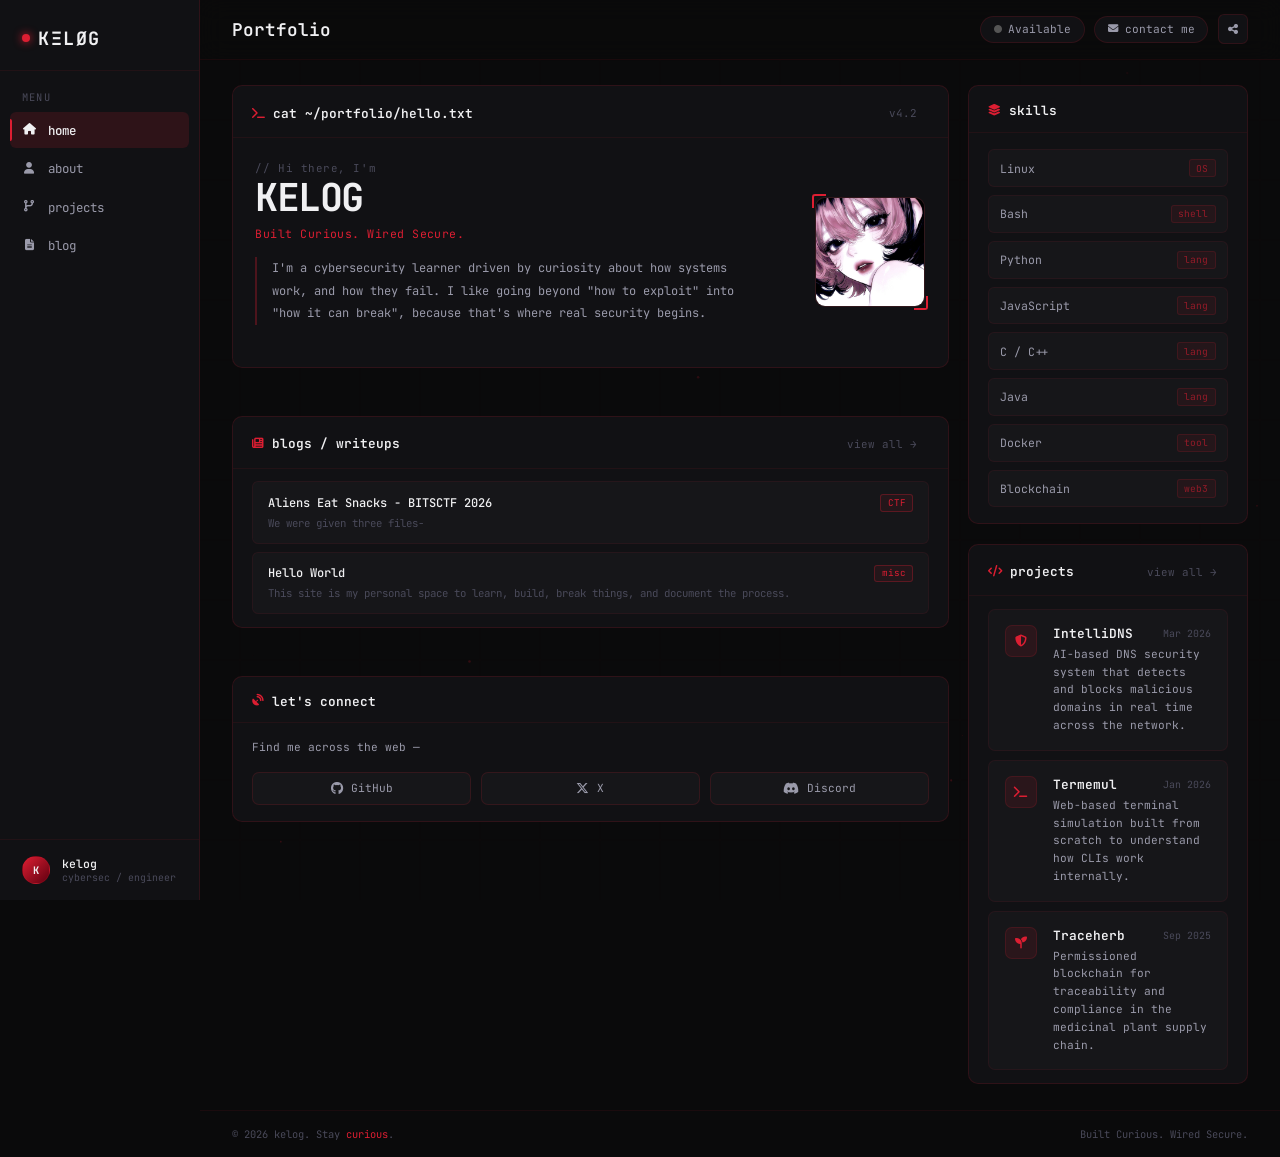
<file: index.html>
<!DOCTYPE html>
<html lang="en">

<head>
    <meta charset="UTF-8">
    <meta name="viewport" content="width=device-width, initial-scale=1.0">
    <link rel="stylesheet" href="https://cdnjs.cloudflare.com/ajax/libs/font-awesome/6.5.1/css/all.min.css">
    <link href="https://fonts.googleapis.com/css2?family=JetBrains+Mono:wght@300;400;500;600;700&display=swap"
        rel="stylesheet">
    <title>kelog - Built Curious. Wired Secure.</title>
    <style>
        *,
        *::before,
        *::after {
            box-sizing: border-box;
            margin: 0;
            padding: 0;
        }

        :root {
            --bg: #0a0a0b;
            --surface: #111114;
            --surface2: #161619;
            --border: rgba(220, 30, 50, 0.15);
            --border2: rgba(220, 30, 50, 0.08);
            --red: #dc1e32;
            --red-dim: rgba(220, 30, 50, 0.6);
            --red-glow: rgba(220, 30, 50, 0.12);
            --red-soft: rgba(220, 30, 50, 0.07);
            --text: #f0f0f2;
            --text-mid: #9a9aaa;
            --text-dim: #4a4a5a;
            --font: 'JetBrains Mono', monospace;
        }

        html {
            scroll-behavior: smooth;
        }

        body {
            background: var(--bg);
            color: var(--text);
            font-family: var(--font);
            font-size: 13px;
            min-height: 100vh;
            overflow-x: hidden;
        }

        /* CANVAS */
        #bg-canvas {
            position: fixed;
            inset: 0;
            pointer-events: none;
            z-index: 0;
            opacity: 0.45;
        }

        /* SHELL */
        .shell {
            display: grid;
            grid-template-columns: 200px 1fr;
            min-height: 100vh;
            position: relative;
            z-index: 1;
        }

        /* SIDEBAR */
        .sidebar {
            position: sticky;
            top: 0;
            height: 100vh;
            display: flex;
            flex-direction: column;
            border-right: 1px solid var(--border);
            background: var(--surface);
            overflow: hidden;
        }

        .logo-wrap {
            padding: 1.6rem 1.4rem 1.2rem;
            border-bottom: 1px solid var(--border2);
        }

        .logo {
            font-size: 1.15rem;
            font-weight: 700;
            letter-spacing: 0.08em;
            color: var(--text);
            text-decoration: none;
            display: flex;
            align-items: center;
            gap: 0.5rem;
        }

        .logo-dot {
            width: 8px;
            height: 8px;
            border-radius: 50%;
            background: var(--red);
            box-shadow: 0 0 8px var(--red);
            flex-shrink: 0;
            animation: pulse-dot 2.4s ease-in-out infinite;
        }

        @keyframes pulse-dot {

            0%,
            100% {
                opacity: 1;
                box-shadow: 0 0 8px var(--red);
            }

            50% {
                opacity: .5;
                box-shadow: 0 0 3px var(--red);
            }
        }

        .nav-section {
            padding: 1.2rem 0.6rem 0.4rem;
            flex: 1;
        }

        .nav-label {
            font-size: 0.65rem;
            color: var(--text-dim);
            letter-spacing: 0.1em;
            text-transform: uppercase;
            padding: 0 0.8rem;
            margin-bottom: 0.5rem;
        }

        .nav-item {
            display: flex;
            align-items: center;
            gap: 0.7rem;
            padding: 0.6rem 0.8rem;
            border-radius: 6px;
            color: var(--text-mid);
            text-decoration: none;
            font-size: 0.78rem;
            font-weight: 400;
            transition: all 0.18s;
            margin-bottom: 0.15rem;
            position: relative;
            cursor: pointer;
        }

        .nav-item i {
            width: 14px;
            text-align: center;
            font-size: 0.72rem;
        }

        .nav-item:hover {
            color: var(--text);
            background: var(--red-soft);
        }

        .nav-item.active {
            color: var(--text);
            background: rgba(220, 30, 50, 0.14);
            font-weight: 500;
        }

        .nav-item.active::before {
            content: '';
            position: absolute;
            left: 0;
            top: 20%;
            bottom: 20%;
            width: 2px;
            background: var(--red);
            border-radius: 0 2px 2px 0;
        }

        .sidebar-footer {
            padding: 1rem 1.4rem;
            border-top: 1px solid var(--border2);
            display: flex;
            align-items: center;
            gap: 0.7rem;
        }

        .avatar-sm {
            width: 28px;
            height: 28px;
            border-radius: 50%;
            background: linear-gradient(135deg, var(--red), #600010);
            display: flex;
            align-items: center;
            justify-content: center;
            font-size: 0.65rem;
            font-weight: 700;
            flex-shrink: 0;
            border: 1px solid var(--border);
        }

        .footer-info {
            min-width: 0;
        }

        .footer-name {
            font-size: 0.72rem;
            font-weight: 500;
            color: var(--text);
            white-space: nowrap;
            overflow: hidden;
            text-overflow: ellipsis;
        }

        .footer-sub {
            font-size: 0.62rem;
            color: var(--text-dim);
        }

        @media (max-width: 600px) {
            .hero-body {
                grid-template-columns: 1fr;
                gap: 1.2rem;
            }

            .profile-frame {
                order: -1;
            }
        }

        /* MAIN */
        .main {
            display: flex;
            flex-direction: column;
            min-height: 100vh;
        }

        .topbar {
            position: sticky;
            top: 0;
            z-index: 10;
            display: flex;
            align-items: center;
            justify-content: space-between;
            padding: 0.9rem 2rem;
            border-bottom: 1px solid var(--border2);
            background: rgba(10, 10, 11, 0.8);
            backdrop-filter: blur(12px);
        }

        .topbar-title {
            font-size: 1.1rem;
            font-weight: 600;
            color: var(--text);
        }

        .topbar-right {
            display: flex;
            align-items: center;
            gap: 0.6rem;
        }

        .pill {
            display: flex;
            align-items: center;
            gap: 0.4rem;
            padding: 0.35rem 0.8rem;
            border: 1px solid var(--border);
            border-radius: 20px;
            font-size: 0.7rem;
            color: var(--text-mid);
            background: var(--surface);
            cursor: pointer;
            transition: all 0.18s;
            text-decoration: none;
        }

        .pill:hover {
            border-color: var(--red-dim);
            color: var(--text);
        }

        .pill i {
            font-size: 0.65rem;
        }

        .icon-btn {
            width: 30px;
            height: 30px;
            border-radius: 6px;
            background: var(--surface);
            border: 1px solid var(--border);
            display: flex;
            align-items: center;
            justify-content: center;
            color: var(--text-mid);
            cursor: pointer;
            font-size: 0.7rem;
            transition: all 0.18s;
        }

        .icon-btn:hover {
            color: var(--text);
            border-color: var(--red-dim);
        }

        /* CONTENT — two independent flex columns */
        .content {
            padding: 1.6rem 2rem;
            flex: 1;
            display: flex;
            gap: 1.2rem;
            align-items: flex-start;
        }

        .col-left {
            flex: 1;
            min-width: 0;
            display: flex;
            flex-direction: column;
            gap: 3rem;
        }

        .col-right {
            width: 280px;
            flex-shrink: 0;
            display: flex;
            flex-direction: column;
            gap: 1.2rem;
        }

        /* CARDS */
        .card {
            background: var(--surface);
            border: 1px solid var(--border);
            border-radius: 10px;
            overflow: hidden;
            transition: border-color 0.2s;
        }

        .card:hover {
            border-color: rgba(220, 30, 50, 0.3);
        }

        .card-head {
            display: flex;
            align-items: center;
            justify-content: space-between;
            padding: 1rem 1.2rem 0.8rem;
            border-bottom: 1px solid var(--border2);
        }

        .card-title {
            display: flex;
            align-items: center;
            gap: 0.5rem;
            font-size: 0.8rem;
            font-weight: 600;
            color: var(--text);
        }

        .card-title i {
            color: var(--red);
            font-size: 0.72rem;
        }

        .tab-row {
            display: flex;
            gap: 0.2rem;
        }

        .tab {
            padding: 0.25rem 0.7rem;
            border-radius: 4px;
            font-size: 0.68rem;
            color: var(--text-dim);
            cursor: pointer;
            transition: all 0.15s;
            font-family: var(--font);
            background: none;
            border: none;
            text-decoration: none;
        }

        .tab.active,
        .tab:hover {
            background: var(--red-soft);
            color: var(--text);
        }

        .tab.active {
            color: var(--red);
        }

        /* HERO */
        .hero-body {
            padding: 1.4rem;
            display: grid;
            grid-template-columns: 1fr auto;
            gap: 2rem;
            align-items: center;
        }

        .hero-greeting {
            font-size: 0.68rem;
            color: var(--text-dim);
            margin-bottom: 0.3rem;
            letter-spacing: 0.05em;
        }

        .hero-name {
            font-size: 2.4rem;
            font-weight: 700;
            line-height: 1;
            color: var(--text);
            letter-spacing: -1.5px;
            margin-bottom: 0.5rem;
        }

        .hero-name .bracket {
            color: var(--red);
            opacity: 0.5;
            font-weight: 300;
        }

        .hero-tag {
            font-size: 0.72rem;
            color: var(--red);
            margin-bottom: 1rem;
            letter-spacing: 0.04em;
        }

        .hero-bio {
            font-size: 0.75rem;
            color: var(--text-mid);
            line-height: 1.9;
            max-width: 480px;
            border-left: 2px solid rgba(220, 30, 50, 0.3);
            padding-left: 0.9rem;
            margin-bottom: 1.2rem;
        }

        .cta-btn {
            display: inline-flex;
            align-items: center;
            gap: 0.5rem;
            padding: 0.5rem 1.1rem;
            background: var(--red);
            color: #fff;
            border-radius: 6px;
            font-size: 0.72rem;
            font-weight: 600;
            font-family: var(--font);
            text-decoration: none;
            letter-spacing: 0.03em;
            transition: all 0.2s;
            border: none;
            cursor: pointer;
        }

        .cta-btn:hover {
            background: #b81828;
            transform: translateY(-1px);
        }

        .profile-frame {
            position: relative;
            flex-shrink: 0;
        }

        .profile-pic {
            width: 110px;
            height: 110px;
            border-radius: 10px;
            object-fit: cover;
            border: 1px solid var(--border);
            filter: grayscale(15%);
            display: block;
            background: var(--surface2);
        }

        .profile-corner {
            position: absolute;
            width: 14px;
            height: 14px;
            border-color: var(--red);
            border-style: solid;
        }

        .profile-corner.tl {
            top: -3px;
            left: -3px;
            border-width: 2px 0 0 2px;
            border-radius: 3px 0 0 0;
        }

        .profile-corner.br {
            bottom: -3px;
            right: -3px;
            border-width: 0 2px 2px 0;
            border-radius: 0 0 3px 0;
        }

        /* SKILLS */
        .skills-body {
            padding: 1rem 1.2rem;
            display: flex;
            flex-direction: column;
            gap: 0.5rem;
        }

        .skill-row {
            display: flex;
            align-items: center;
            gap: 0.8rem;
            padding: 0.55rem 0.7rem;
            border-radius: 6px;
            background: var(--surface2);
            border: 1px solid var(--border2);
            transition: all 0.18s;
        }

        .skill-row:hover {
            border-color: var(--border);
            background: rgba(220, 30, 50, 0.05);
        }

        .skill-label {
            font-size: 0.72rem;
            color: var(--text-mid);
            font-weight: 400;
            min-width: 70px;
            flex: 1;
        }

        .skill-tag {
            font-size: 0.6rem;
            color: var(--red-dim);
            border: 1px solid var(--border);
            padding: 0.1rem 0.4rem;
            border-radius: 3px;
            background: var(--red-soft);
            white-space: nowrap;
        }

        /* PROJECTS */
        .projects-body {
            padding: 0.8rem 1.2rem;
            display: flex;
            flex-direction: column;
            gap: 0.6rem;
        }

        .project-row {
            display: flex;
            align-items: flex-start;
            gap: 1rem;
            padding: 0.9rem 1rem;
            border-radius: 7px;
            background: var(--surface2);
            border: 1px solid var(--border2);
            cursor: pointer;
            transition: all 0.18s;
        }

        .project-row:hover {
            border-color: var(--border);
            background: rgba(220, 30, 50, 0.05);
            transform: translateX(2px);
        }

        .proj-icon {
            width: 32px;
            height: 32px;
            border-radius: 7px;
            background: rgba(220, 30, 50, 0.1);
            border: 1px solid var(--border);
            display: flex;
            align-items: center;
            justify-content: center;
            color: var(--red);
            font-size: 0.75rem;
            flex-shrink: 0;
        }

        .proj-info {
            flex: 1;
            min-width: 0;
        }

        .proj-name-row {
            display: flex;
            align-items: center;
            justify-content: space-between;
            margin-bottom: 0.25rem;
        }

        .proj-name {
            font-size: 0.8rem;
            font-weight: 600;
            color: var(--text);
        }

        .proj-desc {
            font-size: 0.7rem;
            color: var(--text-mid);
            line-height: 1.6;
        }

        .proj-date {
            font-size: 0.62rem;
            color: var(--text-dim);
            flex-shrink: 0;
        }

        /* BLOGS */
        .blogs-body {
            padding: 0.8rem 1.2rem;
            display: flex;
            flex-direction: column;
            gap: 0.5rem;
        }

        .blog-row {
            padding: 0.75rem 0.9rem;
            border-radius: 6px;
            background: var(--surface2);
            border: 1px solid var(--border2);
            cursor: pointer;
            transition: all 0.18s;
        }

        .blog-row:hover {
            border-color: var(--border);
            background: rgba(220, 30, 50, 0.05);
        }

        .blog-top {
            display: flex;
            align-items: center;
            justify-content: space-between;
            margin-bottom: 0.25rem;
        }

        .blog-title {
            font-size: 0.75rem;
            font-weight: 500;
            color: var(--text);
        }

        .blog-badge {
            font-size: 0.58rem;
            color: var(--red);
            border: 1px solid rgba(220, 30, 50, 0.3);
            padding: 0.1rem 0.4rem;
            border-radius: 3px;
            background: var(--red-soft);
            white-space: nowrap;
        }

        .blog-excerpt {
            font-size: 0.67rem;
            color: var(--text-dim);
            line-height: 1.4;
            white-space: nowrap;
            overflow: hidden;
            text-overflow: ellipsis;
        }

        .loading-text {
            padding: 1rem 1.2rem;
            font-size: 0.72rem;
            color: var(--text-dim);
        }

        /* CONNECT */
        .connect-body {
            padding: 1rem 1.2rem;
            display: flex;
            flex-direction: column;
            gap: 0.9rem;
        }

        .connect-label {
            font-size: 0.7rem;
            color: var(--text-mid);
            line-height: 1.6;
        }

        .social-row {
            display: flex;
            gap: 0.6rem;
        }

        .social-link {
            display: flex;
            align-items: center;
            gap: 0.5rem;
            padding: 0.55rem 1rem;
            border-radius: 7px;
            background: var(--surface2);
            border: 1px solid var(--border);
            color: var(--text-mid);
            text-decoration: none;
            font-size: 0.7rem;
            transition: all 0.18s;
            flex: 1;
            justify-content: center;
        }

        .social-link:hover {
            border-color: var(--red-dim);
            color: var(--text);
            background: rgba(220, 30, 50, 0.07);
        }

        .social-link i {
            font-size: 0.8rem;
        }

        /* FOOTER */
        .footer {
            padding: 1rem 2rem;
            border-top: 1px solid var(--border2);
            display: flex;
            align-items: center;
            justify-content: space-between;
            font-size: 0.65rem;
            color: var(--text-dim);
        }

        /* MOBILE */
        @media (max-width: 900px) {
            .shell {
                grid-template-columns: 1fr;
            }

            .sidebar {
                display: none;
            }

            .content {
                flex-direction: column;
                padding: 1rem;
            }

            .col-right {
                width: 100%;
            }

            .hero-name {
                font-size: 1.8rem;
            }

            .hero-body {
                grid-template-columns: 1fr;
                gap: 1rem;
            }

            .profile-frame {
                display: none;
            }

            .social-row {
                flex-wrap: wrap;
            }
        }

        .mobile-nav {
            display: none;
        }

        @media (max-width: 900px) {
            .mobile-nav {
                display: flex;
                align-items: center;
                justify-content: space-between;
                position: fixed;
                top: 0;
                left: 0;
                right: 0;
                height: 52px;
                padding: 0 1.2rem;
                background: rgba(10, 10, 11, 0.92);
                backdrop-filter: blur(12px);
                border-bottom: 1px solid var(--border);
                z-index: 100;
            }

            .shell {
                padding-top: 52px;
            }

            .mobile-logo {
                font-size: 1rem;
                font-weight: 700;
                letter-spacing: 0.08em;
                color: var(--text);
                text-decoration: none;
                display: flex;
                align-items: center;
                gap: 0.5rem;
            }

            .mobile-logo-dot {
                width: 7px;
                height: 7px;
                border-radius: 50%;
                background: var(--red);
                box-shadow: 0 0 8px var(--red);
                animation: pulse-dot 2.4s ease-in-out infinite;
            }

            .mobile-nav-links {
                display: flex;
                align-items: center;
                gap: 0.2rem;
            }

            .mobile-nav-links a {
                width: 34px;
                height: 34px;
                display: flex;
                align-items: center;
                justify-content: center;
                border-radius: 6px;
                color: var(--text-mid);
                text-decoration: none;
                font-size: 0.8rem;
                transition: all 0.15s;
            }

            .mobile-nav-links a:hover,
            .mobile-nav-links a.active {
                color: var(--text);
                background: var(--red-soft);
            }
        }
    </style>
</head>

<body>
    <!-- MOBILE NAV -->
    <div class="mobile-nav">
        <a href="index.html" class="mobile-logo">
            <div class="mobile-logo-dot"></div>
            KΞLØG
        </a>
        <div class="mobile-nav-links">
            <a href="index.html"><i class="fas fa-house"></i></a>
            <a href="about.html"><i class="fas fa-user"></i></a>
            <a href="projects.html"><i class="fas fa-code-branch"></i></a>
            <a href="blogs.html"><i class="fas fa-file-lines"></i></a>
            <a href="contact.html"><i class="fas fa-envelope"></i></a>
        </div>
    </div>

    <canvas id="bg-canvas"></canvas>

    <div class="shell">

        <!-- SIDEBAR -->
        <aside class="sidebar">
            <div class="logo-wrap">
                <a href="index.html" class="logo">
                    <div class="logo-dot"></div>
                    KΞLØG
                </a>
            </div>

            <div class="nav-section">
                <div class="nav-label">Menu</div>
                <a href="index.html" class="nav-item active"><i class="fas fa-house"></i> home</a>
                <a href="about.html" class="nav-item"><i class="fas fa-user"></i> about</a>
                <a href="projects.html" class="nav-item"><i class="fas fa-code-branch"></i> projects</a>
                <a href="blogs.html" class="nav-item"><i class="fas fa-file-lines"></i> blog</a>
            </div>

            <div class="sidebar-footer">
                <div class="avatar-sm">K</div>
                <div class="footer-info">
                    <div class="footer-name">kelog</div>
                    <div class="footer-sub">cybersec / engineer</div>
                </div>
            </div>
        </aside>

        <!-- MAIN -->
        <div class="main">

            <!-- TOPBAR -->
            <div class="topbar">
                <div class="topbar-title">Portfolio</div>
                <div class="topbar-right">
                    <div class="pill" id="status-pill">
                        <i class="fas fa-circle" id="status-dot" style="color:#555; font-size:0.5rem"></i>
                        <span id="status-text">...</span>
                    </div>
                    <a href="contact.html" class="pill"><i class="fas fa-envelope"></i> contact me</a>
                    <div class="icon-btn" id="shareBtn" onclick="copyLink()" title="Copy link">
                        <i class="fas fa-share-nodes" id="shareIcon"></i>
                    </div>
                </div>
            </div>

            <!-- TWO-COLUMN CONTENT -->
            <div class="content">

                <!-- LEFT COLUMN -->
                <div class="col-left">

                    <!-- HERO -->
                    <div class="card">
                        <div class="card-head">
                            <div class="card-title"><i class="fas fa-terminal"></i> cat ~/portfolio/hello.txt</div>
                            <div class="tab-row">
                                <button class="tab">v4.2</button>
                            </div>
                        </div>
                        <div class="hero-body">
                            <div class="hero-content">
                                <div class="hero-greeting">// Hi there, I'm</div>
                                <h1 class="hero-name">KELOG</h1>
                                <div class="hero-tag">Built Curious. Wired Secure.</div>
                                <p class="hero-bio">I'm a cybersecurity learner driven by curiosity about how systems
                                    work,
                                    and how they fail. I like going beyond "how to exploit" into "how it can break",
                                    because
                                    that's where real security begins.</p>
                            </div>
                            <div class="profile-frame">
                                <img src="/sources/pic.jpg" alt="Profile" class="profile-pic">
                                <div class="profile-corner tl"></div>
                                <div class="profile-corner br"></div>
                            </div>
                        </div>
                    </div>

                    <!-- BLOGS -->
                    <div class="card">
                        <div class="card-head">
                            <div class="card-title"><i class="fas fa-newspaper"></i> blogs / writeups</div>
                            <a href="blogs.html" class="tab" style="text-decoration:none">view all →</a>
                        </div>
                        <div class="blogs-body" id="blogsContainer">
                            <div class="loading-text">// fetching recent posts...</div>
                        </div>
                    </div>

                    <!-- CONNECT -->
                    <div class="card">
                        <div class="card-head">
                            <div class="card-title"><i class="fas fa-satellite-dish"></i> let's connect</div>
                        </div>
                        <div class="connect-body">
                            <div class="connect-label">Find me across the web —</div>
                            <div class="social-row">
                                <a href="https://github.com/amkx1" target="_blank" class="social-link"><i
                                        class="fab fa-github"></i> GitHub</a>
                                <a href="https://x.com/ankita01mk" target="_blank" class="social-link"><i
                                        class="fab fa-x-twitter"></i> X</a>
                                <a href="https://discord.com/users/k3l0g" target="_blank" class="social-link"><i
                                        class="fab fa-discord"></i> Discord</a>
                            </div>
                        </div>
                    </div>

                </div><!-- /col-left -->

                <!-- RIGHT COLUMN -->
                <div class="col-right">

                    <!-- SKILLS -->
                    <div class="card">
                        <div class="card-head">
                            <div class="card-title"><i class="fas fa-layer-group"></i> skills</div>
                        </div>
                        <div class="skills-body">
                            <div class="skill-row"><span class="skill-label">Linux</span><span
                                    class="skill-tag">OS</span></div>
                            <div class="skill-row"><span class="skill-label">Bash</span><span
                                    class="skill-tag">shell</span></div>
                            <div class="skill-row"><span class="skill-label">Python</span><span
                                    class="skill-tag">lang</span></div>
                            <div class="skill-row"><span class="skill-label">JavaScript</span><span
                                    class="skill-tag">lang</span></div>
                            <div class="skill-row"><span class="skill-label">C / C++</span><span
                                    class="skill-tag">lang</span></div>
                            <div class="skill-row"><span class="skill-label">Java</span><span
                                    class="skill-tag">lang</span></div>
                            <div class="skill-row"><span class="skill-label">Docker</span><span
                                    class="skill-tag">tool</span></div>
                            <div class="skill-row"><span class="skill-label">Blockchain</span><span
                                    class="skill-tag">web3</span></div>
                        </div>
                    </div>

                    <!-- PROJECTS -->
                    <div class="card">
                        <div class="card-head">
                            <div class="card-title"><i class="fas fa-code"></i> projects</div>
                            <a href="projects.html" class="tab" style="text-decoration:none">view all →</a>
                        </div>
                        <div class="projects-body">

                            <div class="project-row">
                                <div class="proj-icon"><i class="fas fa-shield-halved"></i></div>
                                <div class="proj-info">
                                    <div class="proj-name-row">
                                        <div class="proj-name">IntelliDNS</div>
                                        <div class="proj-date">Mar 2026</div>
                                    </div>
                                    <div class="proj-desc">AI-based DNS security system that detects and blocks
                                        malicious domains in real time across the network.</div>
                                </div>
                            </div>

                            <div class="project-row">
                                <div class="proj-icon"><i class="fas fa-terminal"></i></div>
                                <div class="proj-info">
                                    <div class="proj-name-row">
                                        <div class="proj-name">Termemul</div>
                                        <div class="proj-date">Jan 2026</div>
                                    </div>
                                    <div class="proj-desc">Web-based terminal simulation built from scratch to
                                        understand how CLIs work internally.</div>
                                </div>
                            </div>

                            <div class="project-row">
                                <div class="proj-icon"><i class="fas fa-seedling"></i></div>
                                <div class="proj-info">
                                    <div class="proj-name-row">
                                        <div class="proj-name">Traceherb</div>
                                        <div class="proj-date">Sep 2025</div>
                                    </div>
                                    <div class="proj-desc">Permissioned blockchain for traceability and compliance in
                                        the medicinal plant supply chain.</div>
                                </div>
                            </div>

                        </div>
                    </div>

                </div><!-- /col-right -->

            </div><!-- /content -->

            <footer class="footer">
                <span>© 2026 kelog. Stay <span style="color:var(--red)">curious</span>.</span>
                <span>Built Curious. Wired Secure.</span>
            </footer>

        </div><!-- /main -->
    </div><!-- /shell -->

    <script>
        /* BACKGROUND: floating grid dots */
        (function () {
            const canvas = document.getElementById('bg-canvas');
            const ctx = canvas.getContext('2d');
            let W, H, particles;
            const RED = '220,30,50';

            function resize() { W = canvas.width = window.innerWidth; H = canvas.height = window.innerHeight; }

            function makeParticles() {
                particles = [];
                const count = Math.floor((W * H) / 22000);
                for (let i = 0; i < count; i++) {
                    particles.push({
                        x: Math.random() * W, y: Math.random() * H,
                        r: Math.random() * 1.2 + 0.3,
                        vx: (Math.random() - 0.5) * 0.15,
                        vy: (Math.random() - 0.5) * 0.15,
                        alpha: Math.random() * 0.4 + 0.1,
                    });
                }
            }

            function draw() {
                ctx.clearRect(0, 0, W, H);
                ctx.strokeStyle = `rgba(${RED},0.04)`;
                ctx.lineWidth = 1;
                const gs = 60;
                for (let x = 0; x < W; x += gs) { ctx.beginPath(); ctx.moveTo(x, 0); ctx.lineTo(x, H); ctx.stroke(); }
                for (let y = 0; y < H; y += gs) { ctx.beginPath(); ctx.moveTo(0, y); ctx.lineTo(W, y); ctx.stroke(); }
                particles.forEach(p => {
                    p.x += p.vx; p.y += p.vy;
                    if (p.x < 0) p.x = W; if (p.x > W) p.x = 0;
                    if (p.y < 0) p.y = H; if (p.y > H) p.y = 0;
                    ctx.beginPath();
                    ctx.arc(p.x, p.y, p.r, 0, Math.PI * 2);
                    ctx.fillStyle = `rgba(${RED},${p.alpha})`;
                    ctx.fill();
                });
                requestAnimationFrame(draw);
            }

            resize(); makeParticles(); draw();
            window.addEventListener('resize', () => { resize(); makeParticles(); });
        })();

        //share-link
        function copyLink() {
            navigator.clipboard.writeText(window.location.href).then(() => {
                const btn = document.getElementById('shareBtn');
                const icon = document.getElementById('shareIcon');
                icon.className = 'fas fa-check';
                btn.style.borderColor = 'var(--red)';
                btn.style.color = 'var(--text)';
                setTimeout(() => {
                    icon.className = 'fas fa-share-nodes';
                    btn.style.borderColor = '';
                    btn.style.color = '';
                }, 2000);
            });
        }

        /* LOAD BLOGS */
        async function loadRecentBlogs() {
            const container = document.getElementById('blogsContainer');
            try {
                const response = await fetch('blogs.json');
                const data = await response.json();
                const recent = data.blogs.slice(0, 3);
                container.innerHTML = '';
                recent.forEach(blog => {
                    const row = document.createElement('div');
                    row.className = 'blog-row';
                    row.innerHTML = `
            <div class="blog-top">
              <span class="blog-title">${blog.title}</span>
              <span class="blog-badge">${blog.category}</span>
            </div>
            <div class="blog-excerpt">${blog.excerpt}</div>
          `;
                    row.onclick = () => window.location.href = `blog.html?id=${blog.id}`;
                    container.appendChild(row);
                });
            } catch (e) {
                container.innerHTML = '<div class="loading-text">// no posts found — check back later</div>';
            }
        }
        loadRecentBlogs();

        const DISCORD_ID = '743795887792193660';

        async function updateStatus() {
            try {
                const res = await fetch(`https://api.lanyard.rest/v1/users/${DISCORD_ID}`);
                const { data } = await res.json();
                const status = data.discord_status;

                const dot = document.getElementById('status-dot');
                const text = document.getElementById('status-text');

                const map = {
                    online: { label: 'Available', color: '#39FF14', glow: true },
                    idle: { label: 'Available', color: '#39FF14', glow: false },
                    dnd: { label: 'Available', color: '#39FF14', glow: false },
                    offline: { label: 'Offline', color: '#555', glow: false },
                };

                const s = map[status] || map.offline;
                dot.style.color = s.color;
                dot.style.filter = s.glow
                    ? 'drop-shadow(0 0 4px var(--red))'
                    : 'none';
                text.textContent = s.label;

            } catch (e) {
                document.getElementById('status-text').textContent = 'Available';
            }
        }

        updateStatus();
        setInterval(updateStatus, 30000);
    </script>

</body>

</html>
</file>
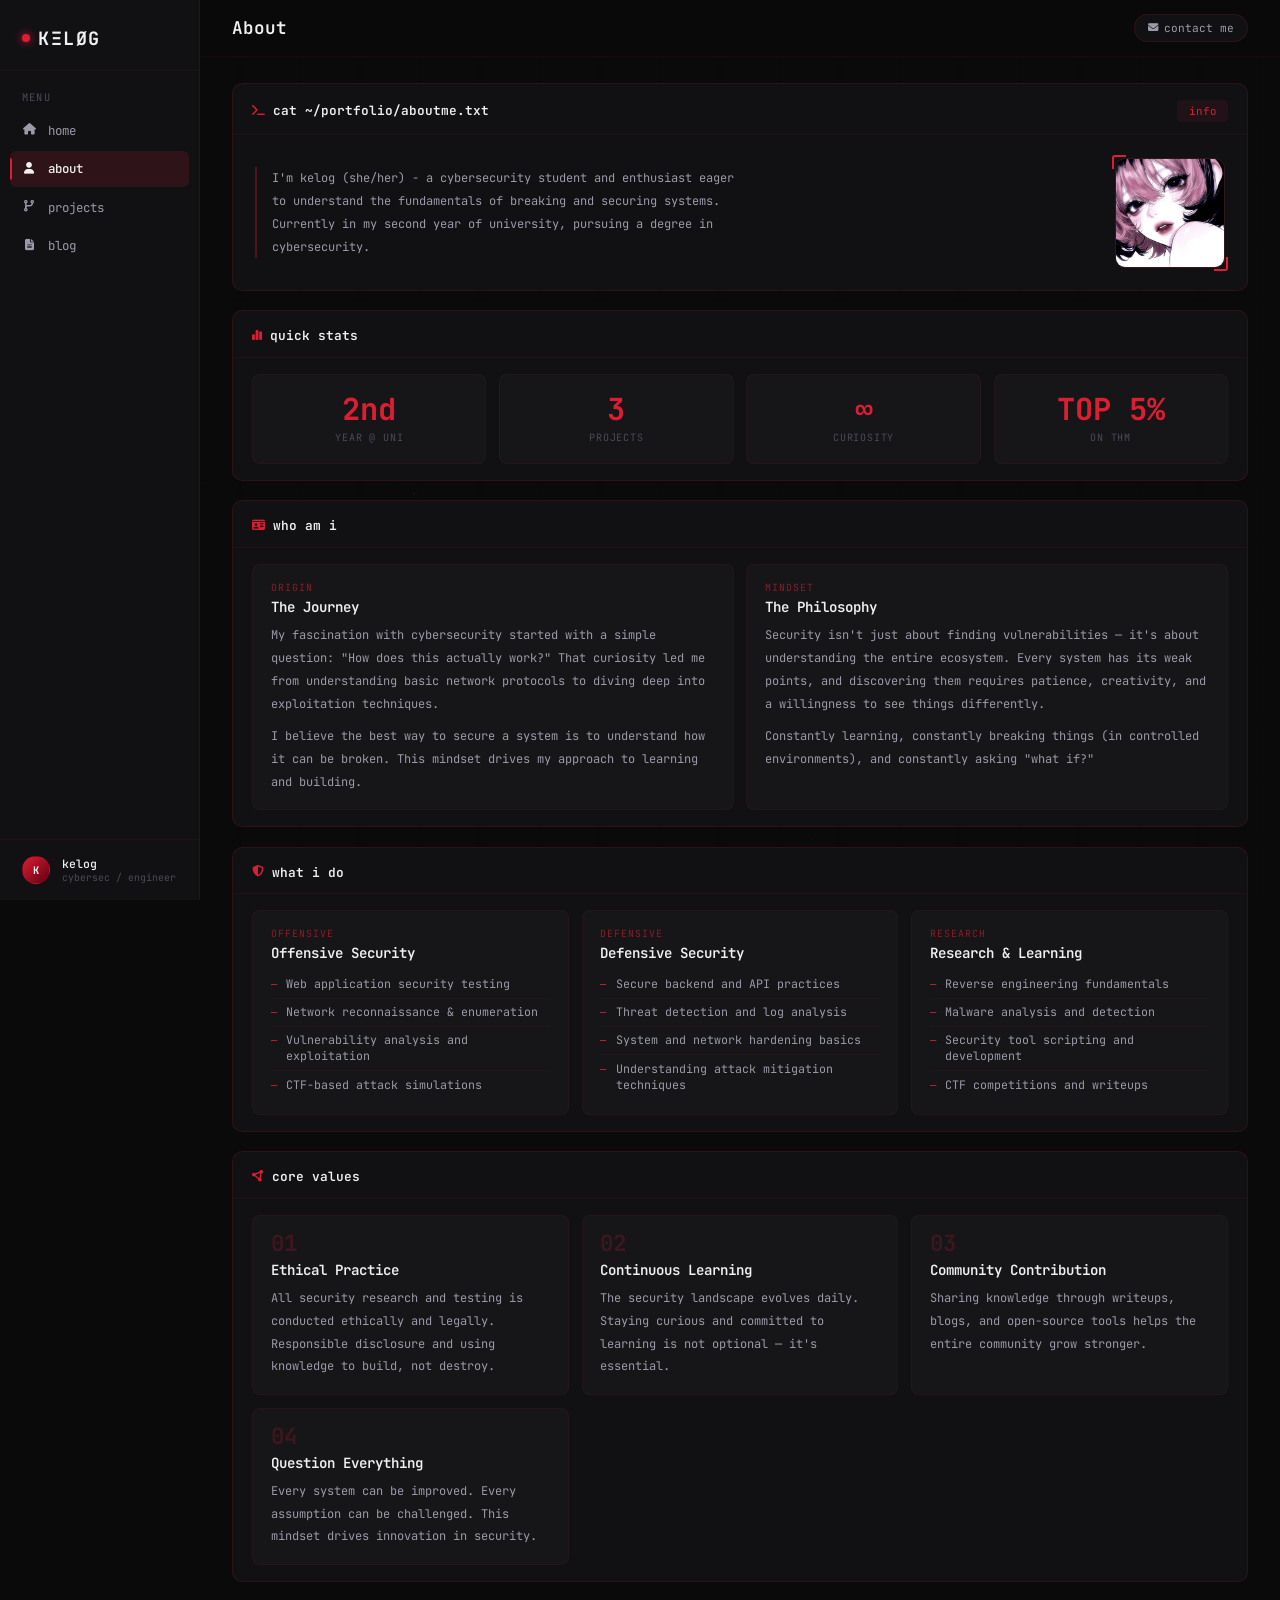
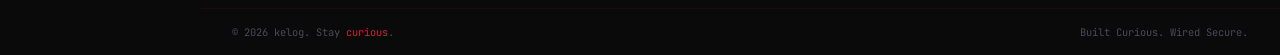
<file: about.html>
<!DOCTYPE html>
<html lang="en">

<head>
    <meta charset="UTF-8">
    <meta name="viewport" content="width=device-width, initial-scale=1.0">
    <link rel="stylesheet" href="https://cdnjs.cloudflare.com/ajax/libs/font-awesome/6.5.1/css/all.min.css">
    <link href="https://fonts.googleapis.com/css2?family=JetBrains+Mono:wght@300;400;500;600;700&display=swap"
        rel="stylesheet">
    <link rel="stylesheet" href="style.css">
    <title>About | kelog</title>
    <style>
        /* ── ABOUT-SPECIFIC STYLES ── */

        /* Intro block inside hero card */
        .about-hero-body {
            padding: 1.4rem;
            display: grid;
            grid-template-columns: 1fr auto;
            gap: 2rem;
            align-items: center;
        }

        .about-greeting {
            font-size: 0.68rem;
            color: var(--text-dim);
            margin-bottom: 0.3rem;
            letter-spacing: 0.05em;
        }

        .about-name {
            font-size: 2.2rem;
            font-weight: 700;
            line-height: 1;
            color: var(--text);
            letter-spacing: -1.5px;
            margin-bottom: 0.45rem;
        }

        .about-name .bracket {
            color: var(--red);
            opacity: 0.5;
            font-weight: 300;
        }

        .about-tag {
            font-size: 0.72rem;
            color: var(--red);
            margin-bottom: 1rem;
            letter-spacing: 0.04em;
        }

        .about-bio {
            font-size: 0.75rem;
            color: var(--text-mid);
            line-height: 1.9;
            max-width: 480px;
            border-left: 2px solid rgba(220, 30, 50, 0.3);
            padding-left: 0.9rem;
        }

        .profile-frame {
            position: relative;
            flex-shrink: 0;
        }

        .profile-pic {
            width: 110px;
            height: 110px;
            border-radius: 10px;
            object-fit: cover;
            border: 1px solid var(--border);
            filter: grayscale(15%);
            display: block;
            background: var(--surface2);
        }

        .profile-corner {
            position: absolute;
            width: 14px;
            height: 14px;
            border-color: var(--red);
            border-style: solid;
        }

        .profile-corner.tl {
            top: -3px;
            left: -3px;
            border-width: 2px 0 0 2px;
            border-radius: 3px 0 0 0;
        }

        .profile-corner.br {
            bottom: -3px;
            right: -3px;
            border-width: 0 2px 2px 0;
            border-radius: 0 0 3px 0;
        }

        /* Generic section body padding */
        .section-body {
            padding: 1rem 1.2rem;
            display: flex;
            flex-direction: column;
            gap: 0.6rem;
        }

        /* Prose paragraphs inside cards */
        .prose {
            font-size: 0.75rem;
            color: var(--text-mid);
            line-height: 1.9;
        }

        .prose+.prose {
            margin-top: 0.6rem;
        }

        /* Card label (small caption above heading) */
        .card-label {
            font-size: 0.62rem;
            color: var(--red-dim);
            text-transform: uppercase;
            letter-spacing: 0.1em;
            margin-bottom: 0.25rem;
        }

        /* Sub-heading inside a card body */
        .card-h3 {
            font-size: 0.88rem;
            font-weight: 600;
            color: var(--text);
            margin-bottom: 0.5rem;
        }

        /* Two-column grid for cards */
        .card-grid {
            display: grid;
            grid-template-columns: repeat(auto-fit, minmax(260px, 1fr));
            gap: 0.8rem;
        }

        /* Inline card (used inside card-grid) */
        .inner-card {
            background: var(--surface2);
            border: 1px solid var(--border2);
            border-radius: 8px;
            padding: 1rem 1.1rem;
            transition: all 0.18s;
        }

        .inner-card:hover {
            border-color: var(--border);
            background: rgba(220, 30, 50, 0.05);
        }

        /* Focus list */
        .focus-list {
            list-style: none;
            padding: 0;
            margin-top: 0.2rem;
        }

        .focus-list li {
            font-size: 0.73rem;
            color: var(--text-mid);
            padding: 0.35rem 0;
            border-bottom: 1px solid var(--border2);
            display: flex;
            align-items: baseline;
            gap: 0.6rem;
        }

        .focus-list li:last-child {
            border-bottom: none;
        }

        .focus-list li::before {
            content: '—';
            color: var(--red);
            font-size: 0.65rem;
            flex-shrink: 0;
        }

        /* Stats row */
        .stats-row {
            display: grid;
            grid-template-columns: repeat(auto-fit, minmax(120px, 1fr));
            gap: 0.8rem;
            padding: 1rem 1.2rem;
        }

        .stat-card {
            background: var(--surface2);
            border: 1px solid var(--border2);
            border-radius: 8px;
            padding: 1.2rem 0.8rem;
            text-align: center;
            transition: all 0.18s;
        }

        .stat-card:hover {
            border-color: var(--border);
            background: rgba(220, 30, 50, 0.05);
        }

        .stat-number {
            font-size: 1.9rem;
            font-weight: 700;
            color: var(--red);
            line-height: 1;
            margin-bottom: 0.4rem;
        }

        .stat-label {
            font-size: 0.63rem;
            color: var(--text-dim);
            text-transform: uppercase;
            letter-spacing: 0.08em;
        }

        /* Timeline (in right col) */
        .timeline {
            padding: 1rem 1.2rem;
            position: relative;
        }

        .timeline-line {
            position: absolute;
            left: 1.85rem;
            top: 1.4rem;
            bottom: 1rem;
            width: 1px;
            background: var(--border);
        }

        .tl-item {
            display: flex;
            gap: 1rem;
            margin-bottom: 1.1rem;
            position: relative;
        }

        .tl-item:last-child {
            margin-bottom: 0;
        }

        .tl-dot {
            width: 8px;
            height: 8px;
            border-radius: 50%;
            background: var(--red);
            box-shadow: 0 0 8px rgba(220, 30, 50, 0.5);
            flex-shrink: 0;
            margin-top: 0.3rem;
            position: relative;
            z-index: 1;
        }

        .tl-content {
            flex: 1;
            min-width: 0;
        }

        .tl-title {
            font-size: 0.78rem;
            font-weight: 600;
            color: var(--text);
            margin-bottom: 0.1rem;
        }

        .tl-date {
            font-size: 0.63rem;
            color: var(--text-dim);
            margin-bottom: 0.3rem;
            display: block;
        }

        .tl-desc {
            font-size: 0.7rem;
            color: var(--text-mid);
            line-height: 1.7;
        }

        /* Values number label */
        .value-num {
            font-size: 1.4rem;
            font-weight: 700;
            color: rgba(220, 30, 50, 0.2);
            line-height: 1;
            margin-bottom: 0.4rem;
            font-variant-numeric: tabular-nums;
        }

        @media (max-width: 900px) {
            .about-hero-body {
                grid-template-columns: 1fr;
                gap: 1rem;
            }

            .profile-frame {
                display: none;
            }

            .about-name {
                font-size: 1.8rem;
            }
        }

        @media (max-width: 600px) {
            .hero-body {
                grid-template-columns: 1fr;
                gap: 1.2rem;
            }

            .profile-frame {
                order: -1;
            }
        }

        .mobile-nav {
            display: none;
        }

        @media (max-width: 900px) {
            .mobile-nav {
                display: flex;
                align-items: center;
                justify-content: space-between;
                position: fixed;
                top: 0;
                left: 0;
                right: 0;
                height: 52px;
                padding: 0 1.2rem;
                background: rgba(10, 10, 11, 0.92);
                backdrop-filter: blur(12px);
                border-bottom: 1px solid var(--border);
                z-index: 100;
            }

            .shell {
                padding-top: 52px;
            }

            .mobile-logo {
                font-size: 1rem;
                font-weight: 700;
                letter-spacing: 0.08em;
                color: var(--text);
                text-decoration: none;
                display: flex;
                align-items: center;
                gap: 0.5rem;
            }

            .mobile-logo-dot {
                width: 7px;
                height: 7px;
                border-radius: 50%;
                background: var(--red);
                box-shadow: 0 0 8px var(--red);
                animation: pulse-dot 2.4s ease-in-out infinite;
            }

            .mobile-nav-links {
                display: flex;
                align-items: center;
                gap: 0.2rem;
            }

            .mobile-nav-links a {
                width: 34px;
                height: 34px;
                display: flex;
                align-items: center;
                justify-content: center;
                border-radius: 6px;
                color: var(--text-mid);
                text-decoration: none;
                font-size: 0.8rem;
                transition: all 0.15s;
            }

            .mobile-nav-links a:hover,
            .mobile-nav-links a.active {
                color: var(--text);
                background: var(--red-soft);
            }
        }
    </style>
</head>

<body>
    <!-- MOBILE NAV -->
    <div class="mobile-nav">
        <a href="index.html" class="mobile-logo">
            <div class="mobile-logo-dot"></div>
            KΞLØG
        </a>
        <div class="mobile-nav-links">
            <a href="index.html"><i class="fas fa-house"></i></a>
            <a href="about.html"><i class="fas fa-user"></i></a>
            <a href="projects.html"><i class="fas fa-code-branch"></i></a>
            <a href="blogs.html"><i class="fas fa-file-lines"></i></a>
            <a href="contact.html"><i class="fas fa-envelope"></i></a>
        </div>
    </div>

    <canvas id="bg-canvas"></canvas>

    <div class="shell">

        <!-- SIDEBAR -->
        <aside class="sidebar">
            <div class="logo-wrap">
                <a href="index.html" class="logo">
                    <div class="logo-dot"></div>
                    KΞLØG
                </a>
            </div>

            <div class="nav-section">
                <div class="nav-label">Menu</div>
                <a href="index.html" class="nav-item"><i class="fas fa-house"></i> home</a>
                <a href="about.html" class="nav-item active"><i class="fas fa-user"></i> about</a>
                <a href="projects.html" class="nav-item"><i class="fas fa-code-branch"></i> projects</a>
                <a href="blogs.html" class="nav-item"><i class="fas fa-file-lines"></i> blog</a>
            </div>

            <div class="sidebar-footer">
                <div class="avatar-sm">K</div>
                <div class="footer-info">
                    <div class="footer-name">kelog</div>
                    <div class="footer-sub">cybersec / engineer</div>
                </div>
            </div>
        </aside>

        <!-- MAIN -->
        <div class="main">

            <!-- TOPBAR -->
            <div class="topbar">
                <div class="topbar-title">About</div>
                <div class="topbar-right">
                    <a href="contact.html" class="pill"><i class="fas fa-envelope"></i> contact me</a>
                </div>
            </div>

            <!-- TWO-COLUMN CONTENT -->
            <div class="content">

                <!-- LEFT COLUMN -->
                <div class="col-left">

                    <!-- HERO / INTRO -->
                    <div class="card">
                        <div class="card-head">
                            <div class="card-title"><i class="fas fa-terminal"></i> cat ~/portfolio/aboutme.txt</div>
                            <div class="tab-row">
                                <button class="tab active">info</button>
                            </div>
                        </div>
                        <div class="about-hero-body">
                            <div>

                                <p class="about-bio">I'm kelog (she/her) - a cybersecurity student and enthusiast eager
                                    to understand the
                                    fundamentals of breaking and securing systems. Currently in my second year of
                                    university,
                                    pursuing a degree in cybersecurity.</p>
                            </div>
                            <div class="profile-frame">
                                <img src="/sources/pic.jpg" alt="Profile" class="profile-pic">
                                <div class="profile-corner tl"></div>
                                <div class="profile-corner br"></div>
                            </div>
                        </div>
                    </div>

                    <!-- QUICK STATS -->
                    <div class="card">
                        <div class="card-head">
                            <div class="card-title"><i class="fas fa-chart-simple"></i> quick stats</div>
                        </div>
                        <div class="stats-row">
                            <div class="stat-card">
                                <div class="stat-number">2nd</div>
                                <div class="stat-label">Year @ Uni</div>
                            </div>
                            <div class="stat-card">
                                <div class="stat-number">3</div>
                                <div class="stat-label">Projects</div>
                            </div>
                            <div class="stat-card">
                                <div class="stat-number">∞</div>
                                <div class="stat-label">Curiosity</div>
                            </div>
                            <div class="stat-card">
                                <div class="stat-number">TOP 5%</div>
                                <div class="stat-label">On THM</div>
                            </div>
                        </div>
                    </div>

                    <!-- WHO I AM -->
                    <div class="card">
                        <div class="card-head">
                            <div class="card-title"><i class="fas fa-id-card"></i> who am i</div>
                        </div>
                        <div class="section-body">
                            <div class="card-grid">
                                <div class="inner-card">
                                    <div class="card-label">origin</div>
                                    <div class="card-h3">The Journey</div>
                                    <p class="prose">My fascination with cybersecurity started with a simple question:
                                        "How does this actually work?" That curiosity led me from understanding basic
                                        network protocols to diving deep into exploitation techniques.</p>
                                    <p class="prose">I believe the best way to secure a system is to understand how it
                                        can be broken. This mindset drives my approach to learning and building.</p>
                                </div>
                                <div class="inner-card">
                                    <div class="card-label">mindset</div>
                                    <div class="card-h3">The Philosophy</div>
                                    <p class="prose">Security isn't just about finding vulnerabilities — it's about
                                        understanding the entire ecosystem. Every system has its weak points, and
                                        discovering them requires patience, creativity, and a willingness to see things
                                        differently.</p>
                                    <p class="prose">Constantly learning, constantly breaking things (in controlled
                                        environments), and constantly asking "what if?"</p>
                                </div>
                            </div>
                        </div>
                    </div>

                    <!-- WHAT I DO -->
                    <div class="card">
                        <div class="card-head">
                            <div class="card-title"><i class="fas fa-shield-halved"></i> what i do</div>
                        </div>
                        <div class="section-body">
                            <div class="card-grid">
                                <div class="inner-card">
                                    <div class="card-label">offensive</div>
                                    <div class="card-h3">Offensive Security</div>
                                    <ul class="focus-list">
                                        <li>Web application security testing</li>
                                        <li>Network reconnaissance & enumeration</li>
                                        <li>Vulnerability analysis and exploitation</li>
                                        <li>CTF-based attack simulations</li>
                                    </ul>
                                </div>
                                <div class="inner-card">
                                    <div class="card-label">defensive</div>
                                    <div class="card-h3">Defensive Security</div>
                                    <ul class="focus-list">
                                        <li>Secure backend and API practices</li>
                                        <li>Threat detection and log analysis</li>
                                        <li>System and network hardening basics</li>
                                        <li>Understanding attack mitigation techniques</li>
                                    </ul>
                                </div>
                                <div class="inner-card">
                                    <div class="card-label">research</div>
                                    <div class="card-h3">Research & Learning</div>
                                    <ul class="focus-list">
                                        <li>Reverse engineering fundamentals</li>
                                        <li>Malware analysis and detection</li>
                                        <li>Security tool scripting and development</li>
                                        <li>CTF competitions and writeups</li>
                                    </ul>
                                </div>
                            </div>
                        </div>
                    </div>

                    <!-- CORE VALUES -->
                    <div class="card">
                        <div class="card-head">
                            <div class="card-title"><i class="fas fa-circle-nodes"></i> core values</div>
                        </div>
                        <div class="section-body">
                            <div class="card-grid">
                                <div class="inner-card">
                                    <div class="value-num">01</div>
                                    <div class="card-h3">Ethical Practice</div>
                                    <p class="prose">All security research and testing is conducted ethically and
                                        legally. Responsible disclosure and using knowledge to build, not destroy.</p>
                                </div>
                                <div class="inner-card">
                                    <div class="value-num">02</div>
                                    <div class="card-h3">Continuous Learning</div>
                                    <p class="prose">The security landscape evolves daily. Staying curious and
                                        committed to learning is not optional — it's essential.</p>
                                </div>
                                <div class="inner-card">
                                    <div class="value-num">03</div>
                                    <div class="card-h3">Community Contribution</div>
                                    <p class="prose">Sharing knowledge through writeups, blogs, and open-source tools
                                        helps the entire community grow stronger.</p>
                                </div>
                                <div class="inner-card">
                                    <div class="value-num">04</div>
                                    <div class="card-h3">Question Everything</div>
                                    <p class="prose">Every system can be improved. Every assumption can be challenged.
                                        This mindset drives innovation in security.</p>
                                </div>
                            </div>
                        </div>
                    </div>

                </div><!-- /col-left -->



            </div><!-- /content -->

            <footer class="footer">
                <span>© 2026 kelog. Stay <span style="color:var(--red)">curious</span>.</span>
                <span>Built Curious. Wired Secure.</span>
            </footer>

        </div><!-- /main -->
    </div><!-- /shell -->

    <script>
        /* BACKGROUND: floating grid dots — identical to index.html */
        (function () {
            const canvas = document.getElementById('bg-canvas');
            const ctx = canvas.getContext('2d');
            let W, H, particles;
            const RED = '220,30,50';

            function resize() { W = canvas.width = window.innerWidth; H = canvas.height = window.innerHeight; }

            function makeParticles() {
                particles = [];
                const count = Math.floor((W * H) / 22000);
                for (let i = 0; i < count; i++) {
                    particles.push({
                        x: Math.random() * W, y: Math.random() * H,
                        r: Math.random() * 1.2 + 0.3,
                        vx: (Math.random() - 0.5) * 0.15,
                        vy: (Math.random() - 0.5) * 0.15,
                        alpha: Math.random() * 0.4 + 0.1,
                    });
                }
            }

            function draw() {
                ctx.clearRect(0, 0, W, H);
                ctx.strokeStyle = `rgba(${RED},0.04)`;
                ctx.lineWidth = 1;
                const gs = 60;
                for (let x = 0; x < W; x += gs) { ctx.beginPath(); ctx.moveTo(x, 0); ctx.lineTo(x, H); ctx.stroke(); }
                for (let y = 0; y < H; y += gs) { ctx.beginPath(); ctx.moveTo(0, y); ctx.lineTo(W, y); ctx.stroke(); }
                particles.forEach(p => {
                    p.x += p.vx; p.y += p.vy;
                    if (p.x < 0) p.x = W; if (p.x > W) p.x = 0;
                    if (p.y < 0) p.y = H; if (p.y > H) p.y = 0;
                    ctx.beginPath();
                    ctx.arc(p.x, p.y, p.r, 0, Math.PI * 2);
                    ctx.fillStyle = `rgba(${RED},${p.alpha})`;
                    ctx.fill();
                });
                requestAnimationFrame(draw);
            }

            resize(); makeParticles(); draw();
            window.addEventListener('resize', () => { resize(); makeParticles(); });
        })();
    </script>

</body>

</html>
</file>
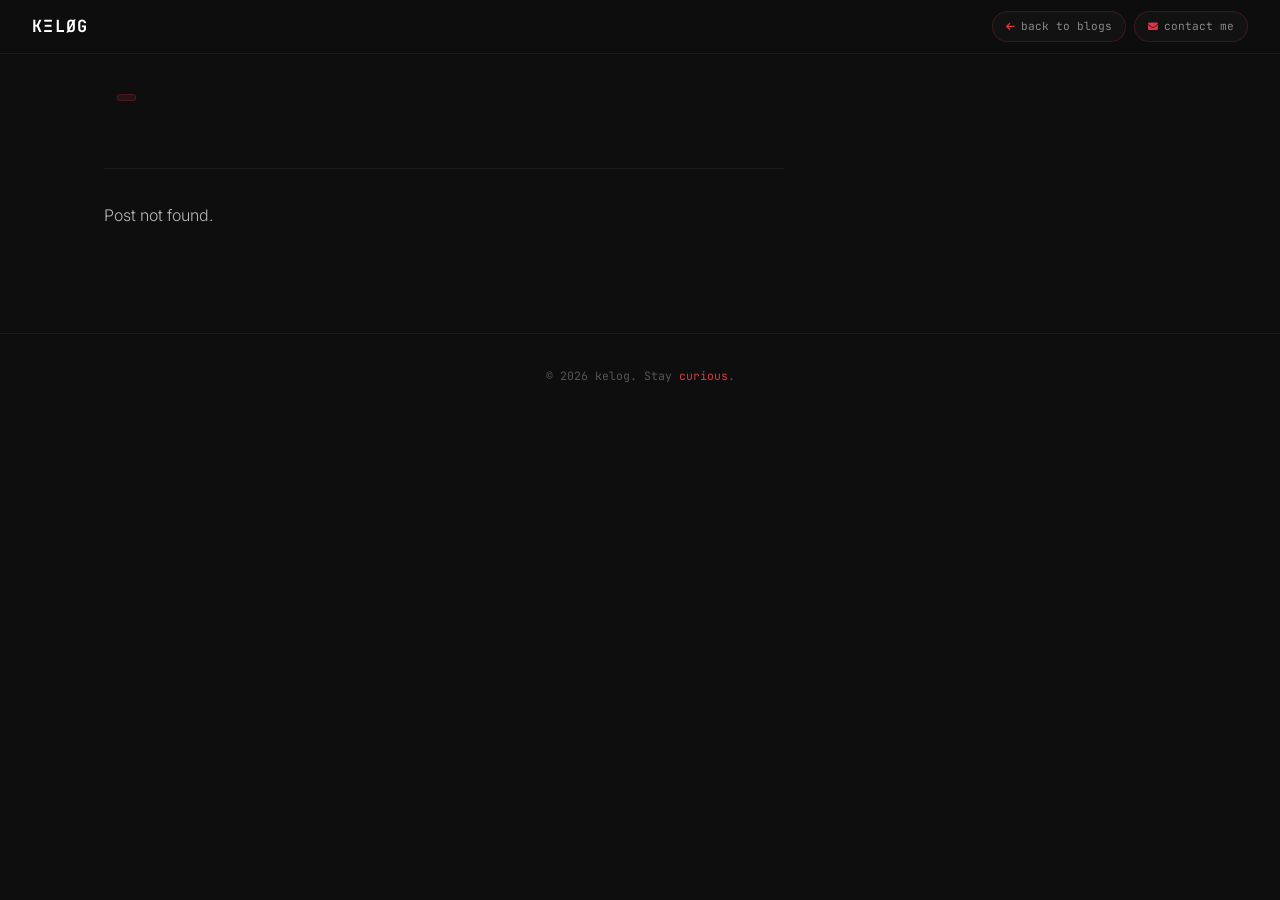
<file: blog.html>
<!DOCTYPE html>
<html lang="en">

<head>
    <meta charset="UTF-8">
    <meta name="viewport" content="width=device-width, initial-scale=1.0">
    <link rel="stylesheet" href="https://cdnjs.cloudflare.com/ajax/libs/font-awesome/6.5.1/css/all.min.css">
    <link
        href="https://fonts.googleapis.com/css2?family=JetBrains+Mono:wght@400;500;600&family=Inter:wght@300;400;500&display=swap"
        rel="stylesheet">
    <title>Blog Post | kelog</title>
    <style>
        :root {
            --red: #dc3545;
            --red-dim: rgba(220, 53, 69, 0.12);
            --border-red: rgba(220, 53, 69, 0.2);
            --bg: #0e0e0e;
            --bg2: #141414;
            --border: rgba(255, 255, 255, 0.06);
            --text: #c8c8c8;
            --text-dim: #555;
            --text-mid: #888;
            --mono: 'JetBrains Mono', monospace;
            --prose: 'Inter', -apple-system, sans-serif;
        }

        * {
            margin: 0;
            padding: 0;
            box-sizing: border-box;
        }

        body {
            font-family: var(--prose);
            background: var(--bg);
            color: var(--text);
            overflow-x: hidden;
            font-size: 16px;
            line-height: 1.7;
        }

        /* ── TOPBAR ── */
        .site-topbar {
            position: fixed;
            top: 0;
            width: 100%;
            height: 54px;
            background: rgba(14, 14, 14, 0.9);
            backdrop-filter: blur(16px);
            border-bottom: 1px solid rgba(255, 255, 255, 0.06);
            display: flex;
            align-items: center;
            justify-content: space-between;
            padding: 0 2rem;
            z-index: 1000;
        }

        .site-logo {
            font-family: var(--mono);
            font-size: 1.05rem;
            font-weight: 700;
            letter-spacing: 0.08em;
            color: #fff;
            text-decoration: none;
            display: flex;
            align-items: center;
            gap: 0.5rem;
        }

        .site-logo-dot {
            width: 7px;
            height: 7px;
            border-radius: 50%;
            background: var(--red);
            box-shadow: 0 0 8px var(--red);
            flex-shrink: 0;
            animation: pulse-dot 2.4s ease-in-out infinite;
        }

        @keyframes pulse-dot {

            0%,
            100% {
                opacity: 1;
                box-shadow: 0 0 8px var(--red);
            }

            50% {
                opacity: .5;
                box-shadow: 0 0 3px var(--red);
            }
        }

        .site-topbar-right {
            display: flex;
            align-items: center;
            gap: 0.5rem;
        }

        .site-pill {
            display: flex;
            align-items: center;
            gap: 0.4rem;
            padding: 0.3rem 0.8rem;
            border: 1px solid rgba(220, 53, 69, 0.2);
            border-radius: 20px;
            font-size: 0.7rem;
            font-family: var(--mono);
            color: var(--text-mid);
            background: rgba(20, 20, 20, 0.8);
            cursor: pointer;
            transition: all 0.18s;
            text-decoration: none;
        }

        .site-pill:hover {
            border-color: rgba(220, 53, 69, 0.5);
            color: #fff;
            background: var(--red-dim);
        }

        .site-pill i {
            font-size: 0.62rem;
            color: var(--red);
        }

        /* ── LAYOUT ── */
        main {
            padding-top: 54px;
            display: flex;
            max-width: 1200px;
            margin: 0 auto;
            padding-left: 5%;
            padding-right: 5%;
            gap: 4rem;
        }

        /* ── TOC SIDEBAR ── */
        .toc-sidebar {
            position: sticky;
            top: 80px;
            width: 220px;
            height: fit-content;
            max-height: calc(100vh - 100px);
            overflow-y: auto;
            flex-shrink: 0;
            padding-top: 2.5rem;
        }

        .toc-sidebar::-webkit-scrollbar {
            width: 3px;
        }

        .toc-sidebar::-webkit-scrollbar-thumb {
            background: var(--border-red);
        }

        .toc-title {
            font-family: var(--mono);
            font-size: 0.62rem;
            text-transform: uppercase;
            letter-spacing: 2px;
            color: var(--text-dim);
            margin-bottom: 1rem;
            text-align: right;
        }

        .toc-list {
            list-style: none;
        }

        .toc-link {
            display: block;
            color: var(--text-dim);
            text-decoration: none;
            font-size: 0.78rem;
            font-family: var(--prose);
            padding: 0.3rem 0.8rem 0.3rem 0;
            border-right: 1px solid var(--border);
            text-align: right;
            transition: color 0.15s, border-color 0.15s;
            line-height: 1.4;
            margin-bottom: 0.1rem;
        }

        .toc-link:hover {
            color: var(--text);
            border-right-color: var(--text-mid);
        }

        .toc-link.active {
            color: var(--red);
            border-right-color: var(--red);
        }

        .toc-item.h3 .toc-link {
            font-size: 0.73rem;
            padding-right: 1.5rem;
            color: #444;
        }

        .toc-item.h3 .toc-link:hover {
            color: var(--text-mid);
        }

        /* ── CONTENT ── */
        .content-wrapper {
            flex: 1;
            min-width: 0;
            padding-top: 2.5rem;
            padding-bottom: 5rem;
            max-width: 680px;
        }

        .back-link {
            display: inline-flex;
            align-items: center;
            gap: 0.5rem;
            font-family: var(--mono);
            font-size: 0.72rem;
            color: var(--text-dim);
            text-decoration: none;
            margin-bottom: 2.5rem;
            transition: color 0.15s;
        }

        .back-link:hover {
            color: var(--text);
        }

        .back-link i {
            font-size: 0.65rem;
        }

        .blog-header {
            margin-bottom: 3rem;
        }

        .blog-meta {
            display: flex;
            align-items: center;
            gap: 0.8rem;
            margin-bottom: 1.2rem;
            flex-wrap: wrap;
        }

        .blog-date {
            font-family: var(--mono);
            font-size: 0.72rem;
            color: var(--text-dim);
        }

        .blog-category {
            font-family: var(--mono);
            font-size: 0.65rem;
            padding: 0.15rem 0.55rem;
            background: var(--red-dim);
            border: 1px solid var(--border-red);
            color: var(--red);
            text-transform: uppercase;
            letter-spacing: 1px;
            border-radius: 3px;
        }

        .blog-title {
            font-family: var(--prose);
            font-size: 2rem;
            font-weight: 500;
            color: #e8e8e8;
            line-height: 1.3;
            margin-bottom: 1rem;
            letter-spacing: -0.3px;
        }

        .blog-tags {
            display: flex;
            gap: 0.4rem;
            flex-wrap: wrap;
        }

        .tag {
            font-family: var(--mono);
            font-size: 0.65rem;
            padding: 0.15rem 0.5rem;
            background: rgba(255, 255, 255, 0.03);
            border: 1px solid var(--border);
            color: var(--text-dim);
            border-radius: 3px;
        }

        .header-rule {
            border: none;
            height: 1px;
            background: var(--border);
            margin: 2rem 0;
        }

        /* ── PROSE ── */
        .blog-content {
            font-family: var(--prose);
            font-size: 1rem;
            line-height: 1.85;
            color: #b8b8b8;
            font-weight: 300;
        }

        .blog-content h2 {
            font-family: var(--prose);
            font-size: 1.35rem;
            font-weight: 500;
            color: #ddd;
            margin-top: 2.8rem;
            margin-bottom: 1rem;
            scroll-margin-top: 80px;
        }

        .blog-content h3 {
            font-family: var(--prose);
            font-size: 1.1rem;
            font-weight: 500;
            color: #ccc;
            margin-top: 2rem;
            margin-bottom: 0.8rem;
            scroll-margin-top: 80px;
        }

        .blog-content p {
            margin-bottom: 1.4rem;
        }

        .blog-content a {
            color: #c77;
            text-decoration: none;
            border-bottom: 1px solid rgba(200, 100, 100, 0.25);
            transition: color 0.15s, border-color 0.15s;
        }

        .blog-content a:hover {
            color: var(--red);
            border-bottom-color: var(--red);
        }

        .blog-content code {
            font-family: var(--mono);
            font-size: 0.83rem;
            background: rgba(255, 255, 255, 0.05);
            color: #e8957a;
            padding: 0.15rem 0.45rem;
            border-radius: 3px;
            border: 1px solid rgba(255, 255, 255, 0.06);
        }

        .code-block {
            position: relative;
            margin: 1.8rem 0;
            border-radius: 8px;
            overflow: hidden;
            border: 1px solid rgba(255, 255, 255, 0.07);
            background: #0d0d0d;
        }

        .code-header {
            display: flex;
            align-items: center;
            justify-content: space-between;
            padding: 0.45rem 1rem;
            background: #161616;
            border-bottom: 1px solid rgba(255, 255, 255, 0.05);
            position: relative;
        }

        .code-dots {
            display: flex;
            gap: 0.35rem;
            align-items: center;
        }

        .code-dot {
            width: 9px;
            height: 9px;
            border-radius: 50%;
        }

        .code-dot.r {
            background: #ff5f57;
        }

        .code-dot.y {
            background: #ffbd2e;
        }

        .code-dot.g {
            background: #28ca41;
        }

        .code-lang {
            font-family: var(--mono);
            font-size: 0.63rem;
            color: var(--text-dim);
            text-transform: uppercase;
            letter-spacing: 1.5px;
            position: absolute;
            left: 50%;
            transform: translateX(-50%);
        }

        .copy-btn {
            display: flex;
            align-items: center;
            gap: 0.35rem;
            font-family: var(--mono);
            font-size: 0.62rem;
            color: var(--text-dim);
            background: none;
            border: 1px solid rgba(255, 255, 255, 0.07);
            border-radius: 3px;
            padding: 0.18rem 0.55rem;
            cursor: pointer;
            transition: color 0.1s, border-color 0.1s, background 0.1s;
        }

        .copy-btn:hover {
            color: #ccc;
            border-color: rgba(255, 255, 255, 0.18);
            background: rgba(255, 255, 255, 0.04);
        }

        .copy-btn.copied {
            color: #4ec94e;
            border-color: rgba(78, 201, 78, 0.3);
        }

        .blog-content pre {
            background: #0d0d0d;
            padding: 1.2rem 1.4rem;
            overflow-x: auto;
            line-height: 1.7;
            margin: 0;
        }

        .blog-content pre code {
            background: none;
            border: none;
            padding: 0;
            color: #d4d4d4;
            font-size: 0.82rem;
        }

        .blog-content pre::-webkit-scrollbar {
            height: 3px;
        }

        .blog-content pre::-webkit-scrollbar-thumb {
            background: rgba(255, 255, 255, 0.08);
            border-radius: 2px;
        }

        .blog-content ul,
        .blog-content ol {
            margin-left: 1.4rem;
            margin-bottom: 1.4rem;
        }

        .blog-content li {
            margin-bottom: 0.5rem;
        }

        .blog-content ul li::marker {
            color: var(--red);
        }

        .blog-content blockquote {
            border-left: 2px solid rgba(220, 53, 69, 0.35);
            padding: 0.8rem 1.4rem;
            margin: 1.8rem 0;
            color: var(--text-mid);
            font-style: italic;
            background: rgba(255, 255, 255, 0.02);
            border-radius: 0 4px 4px 0;
        }

        .blog-content blockquote p {
            margin-bottom: 0;
        }

        .blog-content hr {
            border: none;
            height: 1px;
            background: var(--border);
            margin: 2.5rem 0;
        }

        .blog-content img {
            max-width: 100%;
            height: auto;
            border-radius: 6px;
            margin: 1.8rem 0;
            border: 1px solid var(--border);
        }

        /* ── FOOTER ── */
        footer {
            text-align: center;
            padding: 2rem;
            color: var(--text-dim);
            font-size: 0.72rem;
            font-family: var(--mono);
            border-top: 1px solid var(--border);
        }

        footer span {
            color: var(--red);
        }

        /* ── RESPONSIVE ── */
        @media (max-width: 1000px) {
            .toc-sidebar {
                display: none;
            }

            main {
                gap: 0;
            }
        }

        @media (max-width: 768px) {
            main {
                padding-left: 5%;
                padding-right: 5%;
            }

            .blog-title {
                font-size: 1.6rem;
            }

            .site-topbar {
                padding: 0 1rem;
            }
        }
    </style>
</head>

<body>

    <!-- TOPBAR -->
    <div class="site-topbar">
        <a href="index.html" class="site-logo">
            KΞLØG
        </a>
        <div class="site-topbar-right">
            <a href="blogs.html" class="site-pill"><i class="fas fa-arrow-left"></i> back to blogs</a>
            <a href="contact.html" class="site-pill"><i class="fas fa-envelope"></i> contact me</a>
        </div>
    </div>

    <main>
        <!-- Content -->
        <div class="content-wrapper">

            <div class="blog-header">
                <div class="blog-meta">
                    <span class="blog-date" id="blogDateText"></span>
                    <span class="blog-category" id="blogCategory"></span>
                </div>
                <h1 class="blog-title" id="blogTitle"></h1>
                <div class="blog-tags" id="blogTags"></div>
            </div>

            <hr class="header-rule">

            <div class="blog-content" id="blogContent"></div>

        </div>

        <!-- TOC -->
        <aside class="toc-sidebar" id="toc">
            <div class="toc-title">On this page</div>
            <ul class="toc-list" id="tocList"></ul>
        </aside>
    </main>

    <footer>
        <p>© 2026 kelog. Stay <span>curious</span>.</p>
    </footer>

    <script>
        function generateTOC() {
            const content = document.getElementById('blogContent');
            const tocList = document.getElementById('tocList');
            const headings = content.querySelectorAll('h2, h3');

            if (headings.length === 0) {
                document.getElementById('toc').style.display = 'none';
                return;
            }

            headings.forEach((heading, i) => {
                heading.id = `h-${i}`;
                const li = document.createElement('li');
                li.className = `toc-item ${heading.tagName.toLowerCase()}`;
                const a = document.createElement('a');
                a.href = `#h-${i}`;
                a.className = 'toc-link';
                a.textContent = heading.textContent;
                a.onclick = (e) => {
                    e.preventDefault();
                    heading.scrollIntoView({ behavior: 'smooth', block: 'start' });
                };
                li.appendChild(a);
                tocList.appendChild(li);
            });

            window.addEventListener('scroll', updateActiveTOC, { passive: true });
            updateActiveTOC();
        }

        function updateActiveTOC() {
            const headings = document.querySelectorAll('.blog-content h2, .blog-content h3');
            const links = document.querySelectorAll('.toc-link');
            let current = null;

            headings.forEach(h => {
                if (h.getBoundingClientRect().top <= 120) current = h.id;
            });

            links.forEach(l => {
                l.classList.toggle('active', l.getAttribute('href') === `#${current}`);
            });
        }

        function wrapCodeBlocks() {
            const blocks = document.querySelectorAll('.blog-content pre');
            blocks.forEach(pre => {
                const code = pre.querySelector('code');
                let lang = '';
                if (code) {
                    const match = [...code.classList].find(c => c.startsWith('language-'));
                    if (match) lang = match.replace('language-', '');
                }

                const wrapper = document.createElement('div');
                wrapper.className = 'code-block';

                const header = document.createElement('div');
                header.className = 'code-header';
                header.innerHTML = `
                    <div class="code-dots">
                        <span class="code-dot r"></span>
                        <span class="code-dot y"></span>
                        <span class="code-dot g"></span>
                    </div>
                    <span class="code-lang">${lang || 'code'}</span>
                    <button class="copy-btn" onclick="copyCode(this)">
                        <i class="far fa-copy"></i> copy
                    </button>
                `;

                pre.parentNode.insertBefore(wrapper, pre);
                wrapper.appendChild(header);
                wrapper.appendChild(pre);
            });
        }

        function copyCode(btn) {
            const pre = btn.closest('.code-block').querySelector('pre');
            navigator.clipboard.writeText(pre.innerText).then(() => {
                btn.innerHTML = '<i class="fas fa-check"></i> copied';
                btn.classList.add('copied');
                setTimeout(() => {
                    btn.innerHTML = '<i class="far fa-copy"></i> copy';
                    btn.classList.remove('copied');
                }, 2000);
            });
        }

        async function loadBlog() {
            const id = parseInt(new URLSearchParams(window.location.search).get('id'));
            try {
                const res = await fetch('blogs.json');
                const data = await res.json();
                const blog = data.blogs.find(b => b.id === id);

                if (blog) {
                    document.getElementById('blogDateText').textContent = blog.date;
                    document.getElementById('blogCategory').textContent = blog.category;
                    document.getElementById('blogTitle').textContent = blog.title;
                    document.getElementById('blogContent').innerHTML = blog.content;
                    document.title = `${blog.title} | kelog`;

                    blog.tags?.forEach(tag => {
                        const t = document.createElement('span');
                        t.className = 'tag';
                        t.textContent = tag;
                        document.getElementById('blogTags').appendChild(t);
                    });

                    generateTOC();
                    wrapCodeBlocks();
                } else {
                    document.getElementById('blogContent').innerHTML = '<p>Post not found.</p>';
                    document.getElementById('toc').style.display = 'none';
                }
            } catch {
                document.getElementById('blogContent').innerHTML = '<p>Could not load post.</p>';
                document.getElementById('toc').style.display = 'none';
            }
        }

        loadBlog();
    </script>
</body>

</html>
</file>
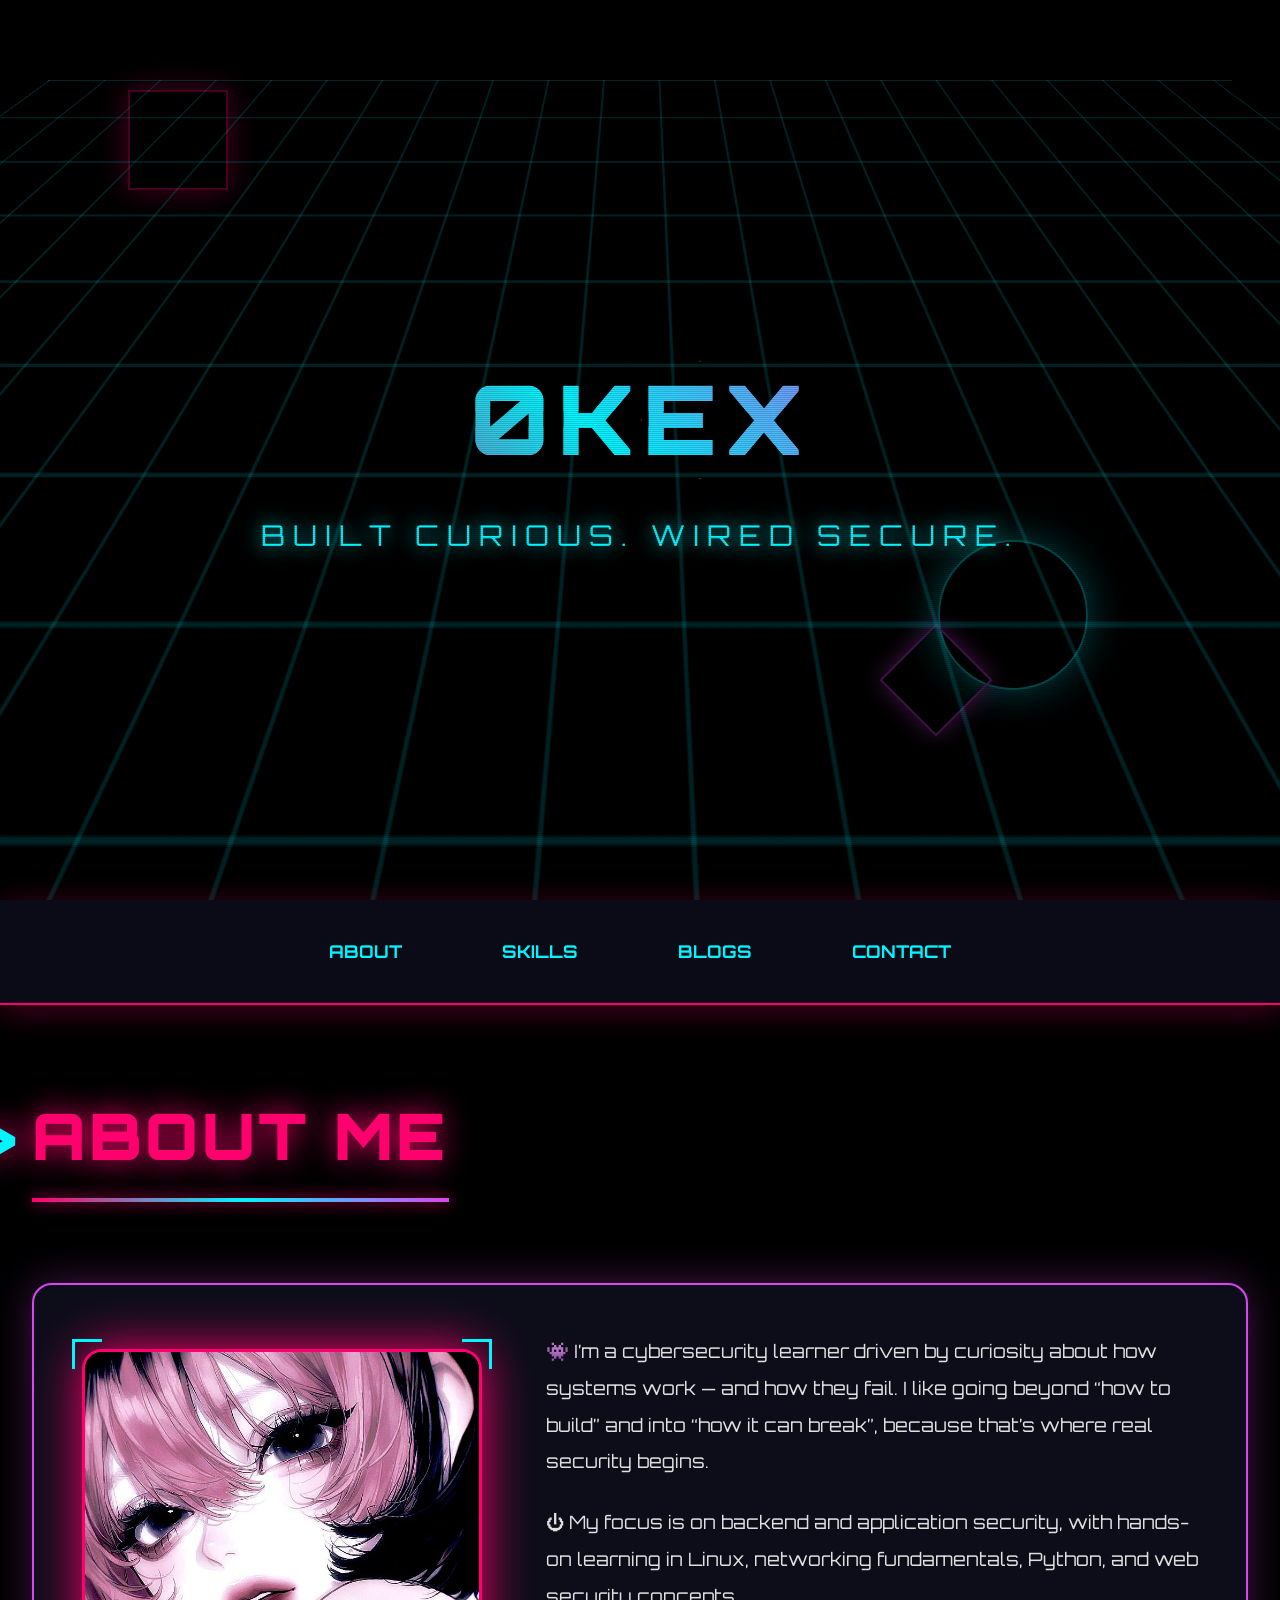
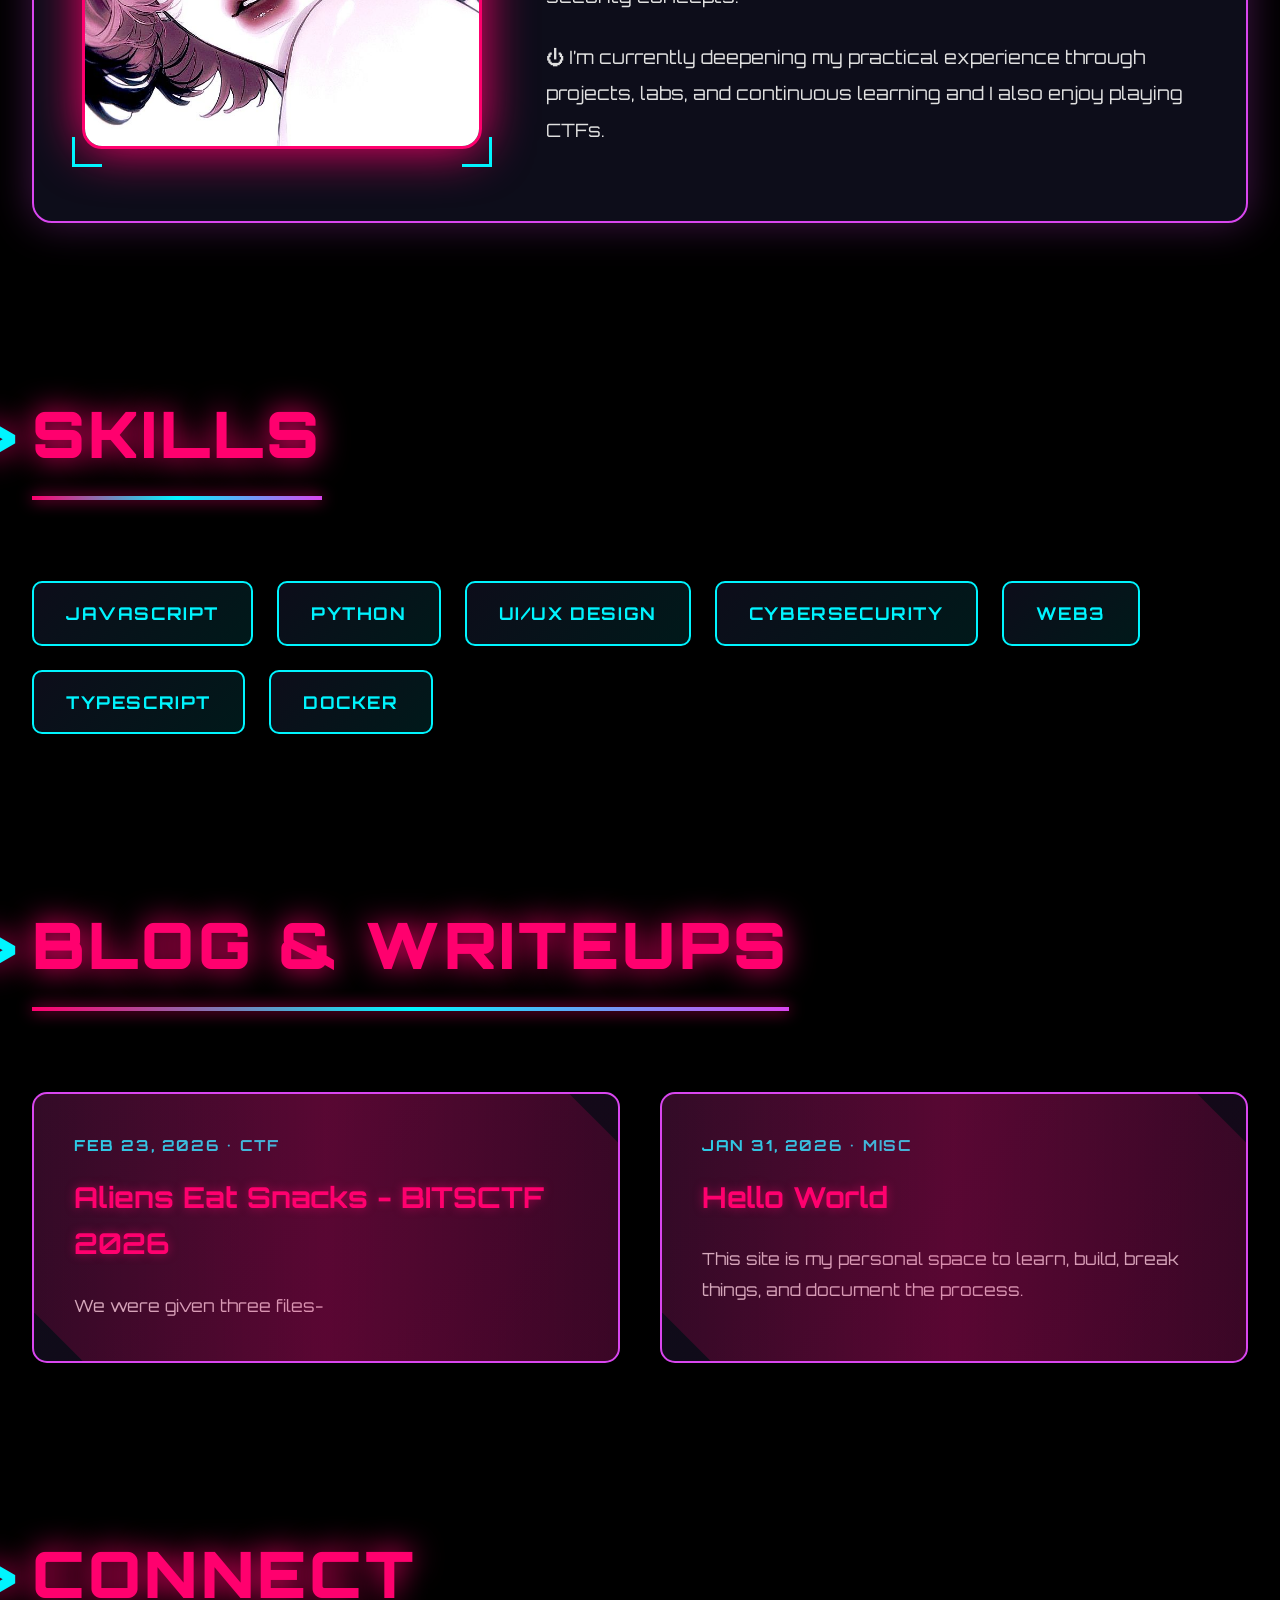
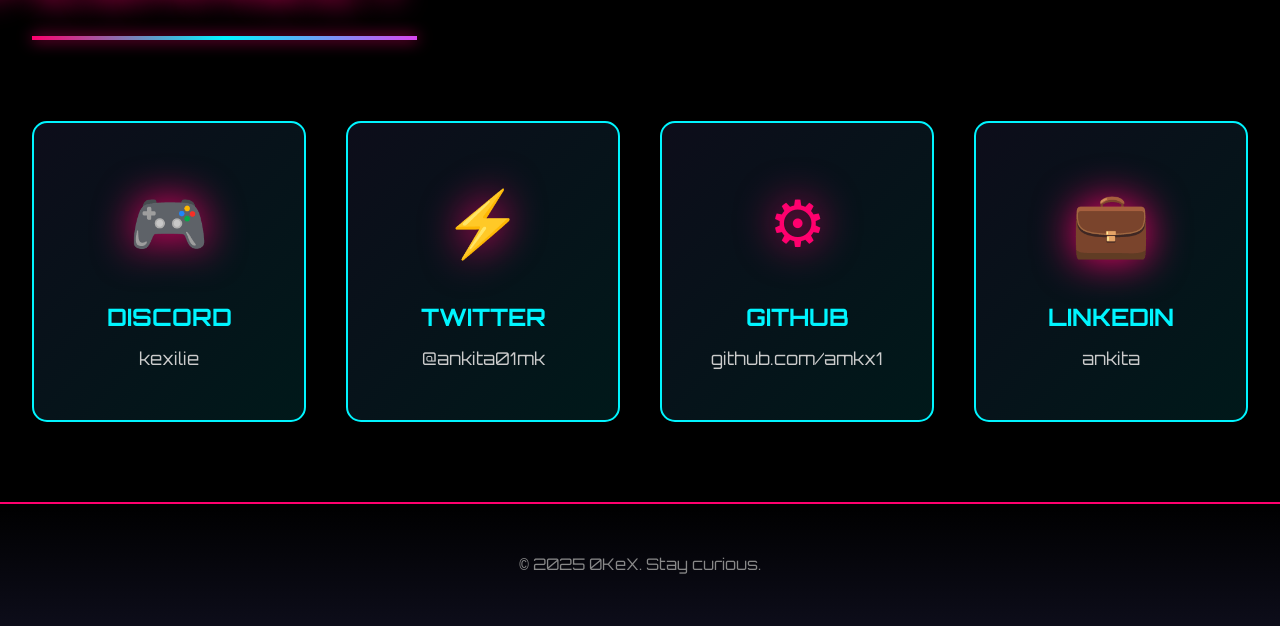
<file: main.html>
<!DOCTYPE html>
<html lang="en">
<head>
  <meta charset="UTF-8">
  <meta name="viewport" content="width=device-width, initial-scale=1.0">
  <title>Your Name - Cyberpunk Portfolio</title>
  <style>
    @import url('https://fonts.googleapis.com/css2?family=Orbitron:wght@400;700;900&display=swap');

    * {
      margin: 0;
      padding: 0;
      box-sizing: border-box;
    }

    :root {
      --cyber-pink: #ff006e;
      --cyber-blue: #00f5ff;
      --cyber-purple: #d946ef;
      --cyber-orange: #ff4500;
      --dark-bg: #000000;
      --dark-card: #0d0d1a;
    }

    body {
      background: var(--dark-bg);
      color: #fff;
      font-family: 'Orbitron', monospace;
      line-height: 1.6;
      overflow-x: hidden;
      position: relative;
    }

    /* Animated background */
    .animated-bg {
      position: fixed;
      top: 0;
      left: 0;
      width: 100%;
      height: 100%;
      z-index: 0;
      opacity: 0.3;
    }

    .floating-shapes {
      position: absolute;
      width: 100%;
      height: 100%;
    }

    .shape {
      position: absolute;
      border: 2px solid var(--cyber-pink);
      animation: float 20s infinite ease-in-out;
    }

    .shape:nth-child(1) {
      width: 100px;
      height: 100px;
      top: 10%;
      left: 10%;
      border-color: var(--cyber-pink);
      animation-delay: 0s;
      box-shadow: 0 0 30px var(--cyber-pink);
    }

    .shape:nth-child(2) {
      width: 150px;
      height: 150px;
      top: 60%;
      right: 15%;
      border-color: var(--cyber-blue);
      animation-delay: -5s;
      border-radius: 50%;
      box-shadow: 0 0 40px var(--cyber-blue);
    }

    .shape:nth-child(3) {
      width: 80px;
      height: 80px;
      bottom: 20%;
      left: 70%;
      border-color: var(--cyber-purple);
      animation-delay: -10s;
      transform: rotate(45deg);
      box-shadow: 0 0 25px var(--cyber-purple);
    }

    .shape:nth-child(4) {
      width: 120px;
      height: 120px;
      top: 40%;
      left: 50%;
      border-color: var(--cyber-orange);
      animation-delay: -15s;
      clip-path: polygon(50% 0%, 100% 50%, 50% 100%, 0% 50%);
      box-shadow: 0 0 35px var(--cyber-orange);
    }

    @keyframes float {
      0%, 100% {
        transform: translate(0, 0) rotate(0deg);
      }
      33% {
        transform: translate(50px, -50px) rotate(120deg);
      }
      66% {
        transform: translate(-30px, 30px) rotate(240deg);
      }
    }

    .scanline {
      position: fixed;
      top: 0;
      left: 0;
      width: 100%;
      height: 100%;
      background: repeating-linear-gradient(
        0deg,
        rgba(0, 0, 0, 0.15),
        rgba(0, 0, 0, 0.15) 1px,
        transparent 1px,
        transparent 2px
      );
      pointer-events: none;
      z-index: 1000;
      animation: scanlineMove 8s linear infinite;
    }

    @keyframes scanlineMove {
      0% { transform: translateY(0); }
      100% { transform: translateY(10px); }
    }

    header {
      position: relative;
      height: 100vh;
      display: flex;
      align-items: center;
      justify-content: center;
      overflow: hidden;
      z-index: 1;
    }

    .hero-content {
      text-align: center;
      z-index: 10;
      padding: 2rem;
    }

    .hero-title {
      font-size: 6rem;
      font-weight: 900;
      margin-bottom: 1rem;
      position: relative;
      display: inline-block;
      background: linear-gradient(45deg, var(--cyber-pink), var(--cyber-blue), var(--cyber-purple), var(--cyber-pink));
      background-size: 300% 300%;
      -webkit-background-clip: text;
      -webkit-text-fill-color: transparent;
      background-clip: text;
      animation: gradientShift 3s ease infinite;
      text-transform: uppercase;
      letter-spacing: 0.5rem;
    }

    .hero-title::before,
    .hero-title::after {
      content: attr(data-text);
      position: absolute;
      top: 0;
      left: 0;
      width: 100%;
      height: 100%;
      background: linear-gradient(45deg, var(--cyber-pink), var(--cyber-blue), var(--cyber-purple), var(--cyber-pink));
      background-size: 300% 300%;
      -webkit-background-clip: text;
      -webkit-text-fill-color: transparent;
      background-clip: text;
    }

    .hero-title::before {
      animation: glitch1 2s infinite;
      clip-path: polygon(0 0, 100% 0, 100% 45%, 0 45%);
    }

    .hero-title::after {
      animation: glitch2 2s infinite;
      clip-path: polygon(0 55%, 100% 55%, 100% 100%, 0 100%);
    }

    @keyframes gradientShift {
      0%, 100% { background-position: 0% 50%; }
      50% { background-position: 100% 50%; }
    }

    @keyframes glitch1 {
      0%, 90%, 100% { transform: translate(0); }
      92% { transform: translate(-3px, 2px); }
      94% { transform: translate(2px, -2px); }
      96% { transform: translate(-2px, 3px); }
    }

    @keyframes glitch2 {
      0%, 90%, 100% { transform: translate(0); }
      91% { transform: translate(3px, -2px); }
      93% { transform: translate(-2px, 2px); }
      95% { transform: translate(2px, -3px); }
    }

    .hero-subtitle {
      font-size: 1.8rem;
      color: var(--cyber-blue);
      text-transform: uppercase;
      letter-spacing: 0.5rem;
      text-shadow: 0 0 20px var(--cyber-blue);
      animation: pulse 2s ease-in-out infinite;
    }

    @keyframes pulse {
      0%, 100% { opacity: 1; }
      50% { opacity: 0.7; }
    }

    .cyber-grid {
      position: absolute;
      width: 100%;
      height: 100%;
      background-image: 
        linear-gradient(rgba(0, 245, 255, 0.15) 2px, transparent 2px),
        linear-gradient(90deg, rgba(0, 245, 255, 0.15) 2px, transparent 2px);
      background-size: 60px 60px;
      transform: perspective(600px) rotateX(60deg) translateZ(-100px);
      transform-origin: center top;
      animation: gridMove 20s linear infinite;
    }

    @keyframes gridMove {
      0% { background-position: 0 0; }
      100% { background-position: 60px 60px; }
    }

    nav {
      position: sticky;
      top: 0;
      background: rgba(13, 13, 26, 0.9);
      backdrop-filter: blur(15px);
      padding: 1.5rem 2rem;
      display: flex;
      justify-content: center;
      gap: 3rem;
      border-bottom: 2px solid var(--cyber-pink);
      box-shadow: 0 5px 30px rgba(255, 0, 110, 0.3);
      z-index: 100;
    }

    nav a {
      color: var(--cyber-blue);
      text-decoration: none;
      text-transform: uppercase;
      font-weight: bold;
      font-size: 1.1rem;
      padding: 0.7rem 1.5rem;
      border: 2px solid transparent;
      transition: all 0.3s;
      position: relative;
      overflow: hidden;
    }

    nav a::before {
      content: '';
      position: absolute;
      top: 0;
      left: -100%;
      width: 100%;
      height: 100%;
      background: linear-gradient(90deg, transparent, var(--cyber-pink), transparent);
      transition: left 0.5s;
    }

    nav a:hover::before {
      left: 100%;
    }

    nav a:hover {
      border: 2px solid var(--cyber-pink);
      box-shadow: 0 0 20px var(--cyber-pink), inset 0 0 20px rgba(255, 0, 110, 0.2);
      color: var(--cyber-pink);
      transform: translateY(-2px);
    }

    .section {
      max-width: 1400px;
      margin: 0 auto;
      padding: 5rem 2rem;
      position: relative;
      z-index: 1;
    }

    .section-title {
      font-size: 4rem;
      margin-bottom: 3rem;
      color: var(--cyber-pink);
      text-transform: uppercase;
      position: relative;
      display: inline-block;
      font-weight: 900;
      letter-spacing: 0.2rem;
      text-shadow: 0 0 30px var(--cyber-pink);
    }

    .section-title::before {
      content: '>';
      position: absolute;
      left: -3rem;
      color: var(--cyber-blue);
      animation: blink 1s infinite;
    }

    @keyframes blink {
      0%, 50%, 100% { opacity: 1; }
      25%, 75% { opacity: 0; }
    }

    .section-title::after {
      content: '';
      position: absolute;
      bottom: -15px;
      left: 0;
      width: 100%;
      height: 4px;
      background: linear-gradient(90deg, var(--cyber-pink), var(--cyber-blue), var(--cyber-purple));
      box-shadow: 0 0 15px var(--cyber-pink);
    }

    .about-container {
      display: grid;
      grid-template-columns: 400px 1fr;
      gap: 4rem;
      align-items: center;
      margin-top: 3rem;
      background: var(--dark-card);
      padding: 3rem;
      border: 2px solid var(--cyber-purple);
      border-radius: 20px;
      box-shadow: 0 0 40px rgba(217, 70, 239, 0.3);
      position: relative;
      overflow: hidden;
    }

    .about-container::before {
      content: '';
      position: absolute;
      top: -2px;
      left: -2px;
      right: -2px;
      bottom: -2px;
      background: linear-gradient(45deg, var(--cyber-pink), var(--cyber-blue), var(--cyber-purple), var(--cyber-pink));
      border-radius: 20px;
      z-index: -1;
      opacity: 0;
      transition: opacity 0.3s;
      background-size: 400% 400%;
      animation: gradientShift 3s ease infinite;
    }

    .about-container:hover::before {
      opacity: 0.5;
    }

    .profile-section {
      position: relative;
    }

    .profile-img {
      width: 100%;
      height: 400px;
      border-radius: 20px;
      border: 3px solid var(--cyber-pink);
      box-shadow: 0 0 50px var(--cyber-pink);
      object-fit: cover;
      transition: all 0.5s;
    }

    .profile-img:hover {
      transform: scale(1.05);
      box-shadow: 0 0 70px var(--cyber-blue);
      border-color: var(--cyber-blue);
    }

    .profile-corners {
      position: absolute;
      top: -10px;
      left: -10px;
      right: -10px;
      bottom: -10px;
      pointer-events: none;
    }

    .corner {
      position: absolute;
      width: 30px;
      height: 30px;
      border: 3px solid var(--cyber-blue);
    }

    .corner.tl { top: 0; left: 0; border-right: none; border-bottom: none; }
    .corner.tr { top: 0; right: 0; border-left: none; border-bottom: none; }
    .corner.bl { bottom: 0; left: 0; border-right: none; border-top: none; }
    .corner.br { bottom: 0; right: 0; border-left: none; border-top: none; }

    .about-text {
      font-size: 1.15rem;
      line-height: 2;
      color: #e0e0e0;
    }

    .about-text p {
      margin-bottom: 1.5rem;
    }

    .skills {
      display: flex;
      flex-wrap: wrap;
      gap: 1.5rem;
      margin-top: 3rem;
    }

    .skill-tag {
      background: linear-gradient(135deg, var(--dark-card), rgba(0, 245, 255, 0.1));
      padding: 1rem 2rem;
      border: 2px solid var(--cyber-blue);
      border-radius: 10px;
      color: var(--cyber-blue);
      font-weight: bold;
      font-size: 1.1rem;
      transition: all 0.4s;
      position: relative;
      overflow: hidden;
      text-transform: uppercase;
      letter-spacing: 0.1rem;
    }

    .skill-tag::before {
      content: '';
      position: absolute;
      top: 50%;
      left: 50%;
      width: 0;
      height: 0;
      background: radial-gradient(circle, var(--cyber-blue), transparent);
      transform: translate(-50%, -50%);
      transition: width 0.4s, height 0.4s;
      border-radius: 50%;
    }

    .skill-tag:hover::before {
      width: 300px;
      height: 300px;
    }

    .skill-tag:hover {
      background: var(--cyber-blue);
      color: var(--dark-bg);
      box-shadow: 0 0 30px var(--cyber-blue);
      transform: translateY(-5px) scale(1.05);
      border-color: var(--cyber-pink);
    }

    .blog-grid {
      display: grid;
      grid-template-columns: repeat(auto-fill, minmax(380px, 1fr));
      gap: 2.5rem;
      margin-top: 3rem;
    }

    .blog-card {
      background: linear-gradient(135deg, var(--dark-card), rgba(217, 70, 239, 0.1));
      border: 2px solid var(--cyber-purple);
      padding: 2.5rem;
      border-radius: 15px;
      transition: all 0.4s;
      cursor: pointer;
      position: relative;
      overflow: hidden;
    }

    .blog-card::before {
      content: '';
      position: absolute;
      top: -50%;
      left: -50%;
      width: 200%;
      height: 200%;
      background: linear-gradient(45deg, transparent, rgba(255, 0, 110, 0.3), transparent);
      transform: rotate(45deg);
      transition: all 0.6s;
    }

    .blog-card:hover::before {
      left: 100%;
    }

    .blog-card::after {
      content: '→';
      position: absolute;
      bottom: 20px;
      right: 20px;
      font-size: 2rem;
      color: var(--cyber-pink);
      opacity: 0;
      transform: translateX(-20px);
      transition: all 0.3s;
    }

    .blog-card:hover::after {
      opacity: 1;
      transform: translateX(0);
    }

    .blog-card:hover {
      border-color: var(--cyber-pink);
      box-shadow: 0 10px 50px rgba(255, 0, 110, 0.5);
      transform: translateY(-10px);
      background: linear-gradient(135deg, var(--dark-card), rgba(255, 0, 110, 0.15));
    }

    .blog-date {
      color: var(--cyber-blue);
      font-size: 0.95rem;
      margin-bottom: 1rem;
      text-transform: uppercase;
      letter-spacing: 0.1rem;
      font-weight: bold;
    }

    .blog-title {
      font-size: 1.8rem;
      color: var(--cyber-pink);
      margin-bottom: 1.5rem;
      font-weight: bold;
      text-shadow: 0 0 10px rgba(255, 0, 110, 0.5);
    }

    .blog-excerpt {
      color: #ccc;
      line-height: 1.8;
      font-size: 1.05rem;
    }

    .contact-grid {
      display: grid;
      grid-template-columns: repeat(auto-fit, minmax(250px, 1fr));
      gap: 2.5rem;
      margin-top: 3rem;
    }

    .contact-card {
      background: linear-gradient(135deg, var(--dark-card), rgba(0, 245, 255, 0.1));
      padding: 3rem;
      text-align: center;
      border: 2px solid var(--cyber-blue);
      border-radius: 15px;
      transition: all 0.4s;
      position: relative;
      overflow: hidden;
    }

    .contact-link {
     text-decoration: none;
    display: block;
    }

    .contact-card::before {
      content: '';
      position: absolute;
      top: 0;
      left: 0;
      width: 100%;
      height: 100%;
      background: radial-gradient(circle at center, rgba(255, 0, 110, 0.2), transparent);
      opacity: 0;
      transition: opacity 0.4s;
    }

    .contact-card:hover::before {
      opacity: 1;
    }

    .contact-card:hover {
      border-color: var(--cyber-pink);
      box-shadow: 0 10px 40px rgba(255, 0, 110, 0.5);
      transform: translateY(-10px) scale(1.05);
    }

    .contact-icon {
      font-size: 4rem;
      margin-bottom: 1.5rem;
      color: var(--cyber-pink);
      filter: drop-shadow(0 0 20px var(--cyber-pink));
      transition: all 0.3s;
    }

    .contact-card:hover .contact-icon {
      transform: rotateY(360deg) scale(1.2);
      color: var(--cyber-blue);
      filter: drop-shadow(0 0 30px var(--cyber-blue));
    }

    .contact-card h3 {
      font-size: 1.5rem;
      color: var(--cyber-blue);
      margin-bottom: 0.5rem;
      text-transform: uppercase;
    }

    .contact-card p {
      color: #ccc;
      font-size: 1.1rem;
    }

    footer {
      text-align: center;
      padding: 3rem;
      background: linear-gradient(180deg, transparent, var(--dark-card));
      border-top: 2px solid var(--cyber-pink);
      color: #888;
      font-size: 1rem;
      position: relative;
      z-index: 1;
    }

    @media (max-width: 768px) {
      .hero-title {
        font-size: 3rem;
        letter-spacing: 0.2rem;
      }
      
      .about-container {
        grid-template-columns: 1fr;
        text-align: center;
      }

      .profile-img {
        height: 300px;
      }

      nav {
        flex-wrap: wrap;
        gap: 1rem;
      }

      .section-title {
        font-size: 2.5rem;
      }

      .blog-grid {
        grid-template-columns: 1fr;
      }
    }
  </style>
</head>
<body>
  <div class="animated-bg">
    <div class="floating-shapes">
      <div class="shape"></div>
      <div class="shape"></div>
      <div class="shape"></div>
      <div class="shape"></div>
    </div>
  </div>
  <div class="scanline"></div>

  <header>
    <div class="cyber-grid"></div>
    <div class="hero-content">
      <h1 class="hero-title" data-text="0KeX">0KeX</h1>
      <p class="hero-subtitle">Built Curious. Wired Secure.</p>
    </div>
  </header>

  <nav>
    <a href="#about">About</a>
    <a href="#skills">Skills</a>
    <a href="blogs.html">Blogs</a>
    <a href="#contact">Contact</a>
  </nav>

  <section id="about" class="section">
    <h2 class="section-title">About Me</h2>
    <div class="about-container">
      <div class="profile-section">
        <img src="sources/pic.jpg" alt="Profile" class="profile-img">
        <div class="profile-corners">
          <div class="corner tl"></div>
          <div class="corner tr"></div>
          <div class="corner bl"></div>
          <div class="corner br"></div>
        </div>
      </div>
      <div class="about-text">
        <p>👾 I’m a cybersecurity learner driven by curiosity about how systems work — and how they fail. I like going beyond “how to build” and into “how it can break”, because that’s where real security begins.</p>
        <p>⏻ My focus is on backend and application security, with hands-on learning in Linux, networking fundamentals, Python, and web security concepts.</p>
        <p>⏻ I’m currently deepening my practical experience through projects, labs, and continuous learning and I also enjoy playing CTFs.</p>
      </div>
    </div>
  </section>

  <section id="skills" class="section">
    <h2 class="section-title">Skills</h2>
    <div class="skills">
      <span class="skill-tag">JavaScript</span>
      <span class="skill-tag">Python</span>
      <span class="skill-tag">UI/UX Design</span>
      <span class="skill-tag">Cybersecurity</span>
      <span class="skill-tag">Web3</span>
      <span class="skill-tag">TypeScript</span>
      <span class="skill-tag">Docker</span>
    </div>
  </section>

  <section id="blog" class="section">
    <h2 class="section-title">Blog & Writeups</h2>
    <div class="blog-grid" id="blogContainer">
      <!-- Blogs will be loaded here -->
    </div>
  </section>

  <section id="contact" class="section">
  <h2 class="section-title">Connect</h2>
  <div class="contact-grid">
    <a href="https://discord.com/users/kexilie" target="_blank" class="contact-link">
      <div class="contact-card">
        <div class="contact-icon">🎮</div>
        <h3>Discord</h3>
        <p>kexilie</p>
      </div>
    </a>
    <a href="https://twitter.com/ankita01mk" target="_blank" class="contact-link">
      <div class="contact-card">
        <div class="contact-icon">⚡</div>
        <h3>Twitter</h3>
        <p>@ankita01mk</p>
      </div>
    </a>
    <a href="https://github.com/amkx1" target="_blank" class="contact-link">
      <div class="contact-card">
        <div class="contact-icon">⚙</div>
        <h3>GitHub</h3>
        <p>github.com/amkx1</p>
      </div>
    </a>
    <a href="https://linkedin.com/in/ankita-m-kumar-b6a624327" target="_blank" class="contact-link">
      <div class="contact-card">
        <div class="contact-icon">💼</div>
        <h3>LinkedIn</h3>
        <p>ankita</p>
      </div>
    </a>
  </div>
</section>

  <footer>
    <p>&copy; 2025 0KeX. Stay curious.</p>
  </footer>

  <script>
  // Fetch blogs from JSON file
  async function loadBlogs() {
    try {
      const response = await fetch('blogs.json');
      const data = await response.json();
      
      // Get only the 6 most recent blogs (already sorted by date in JSON)
      const recentBlogs = data.blogs.slice(0, 6);
      
      const container = document.getElementById('blogContainer');
      container.innerHTML = '';
      
      recentBlogs.forEach(blog => {
        const card = document.createElement('div');
        card.className = 'blog-card';
        card.innerHTML = `
          <div class="blog-date">${blog.date} • ${blog.category}</div>
          <h3 class="blog-title">${blog.title}</h3>
          <p class="blog-excerpt">${blog.excerpt}</p>
        `;
        card.onclick = () => window.location.href = `blog.html?id=${blog.id}`;
        container.appendChild(card);
      });
    } catch (error) {
      console.error('Error loading blogs:', error);
    }
  }

  // Smooth scrolling
  // Smooth scrolling for anchor links only
document.querySelectorAll('nav a[href^="#"]').forEach(link => {
  link.addEventListener('click', e => {
    e.preventDefault();
    const target = document.querySelector(link.getAttribute('href'));
    if (target) {
      target.scrollIntoView({ behavior: 'smooth' });
    }
  });
});

  loadBlogs();
</script>
</body>
</html>
</file>
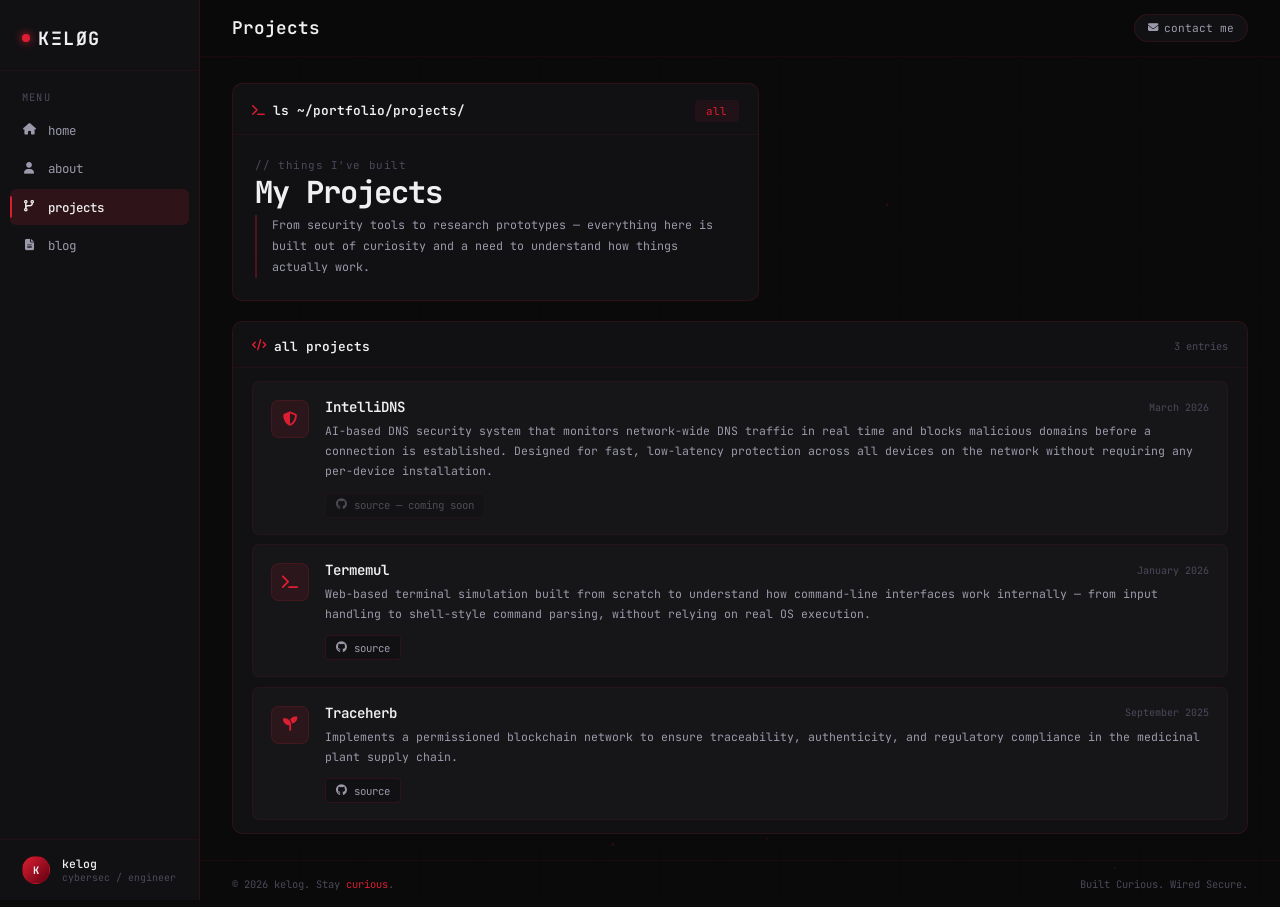
<file: projects.html>
<!DOCTYPE html>
<html lang="en">

<head>
    <meta charset="UTF-8">
    <meta name="viewport" content="width=device-width, initial-scale=1.0">
    <link rel="stylesheet" href="https://cdnjs.cloudflare.com/ajax/libs/font-awesome/6.5.1/css/all.min.css">
    <link href="https://fonts.googleapis.com/css2?family=JetBrains+Mono:wght@300;400;500;600;700&display=swap"
        rel="stylesheet">
    <link rel="stylesheet" href="style.css">
    <title>Projects | kelog</title>
    <style>
        /* ── PROJECTS-SPECIFIC ── */

        .projects-grid {
            display: flex;
            flex-direction: column;
            gap: 0.6rem;
        }

        .project-row {
            display: flex;
            align-items: flex-start;
            gap: 1rem;
            padding: 1rem 1.1rem;
            border-radius: 7px;
            background: var(--surface2);
            border: 1px solid var(--border2);
            transition: all 0.18s;
            position: relative;
        }

        .project-row:hover {
            border-color: rgba(220, 30, 50, 0.3);
            background: rgba(220, 30, 50, 0.05);
            transform: translateX(2px);
        }

        .proj-icon {
            width: 38px;
            height: 38px;
            border-radius: 8px;
            background: rgba(220, 30, 50, 0.1);
            border: 1px solid var(--border);
            display: flex;
            align-items: center;
            justify-content: center;
            color: var(--red);
            font-size: 0.9rem;
            flex-shrink: 0;
            margin-top: 0.1rem;
        }

        .proj-info {
            flex: 1;
            min-width: 0;
        }

        .proj-name-row {
            display: flex;
            align-items: center;
            justify-content: space-between;
            margin-bottom: 0.3rem;
            gap: 1rem;
        }

        .proj-name {
            font-size: 0.88rem;
            font-weight: 600;
            color: var(--text);
        }

        .proj-date {
            font-size: 0.63rem;
            color: var(--text-dim);
            flex-shrink: 0;
        }

        .proj-desc {
            font-size: 0.72rem;
            color: var(--text-mid);
            line-height: 1.75;
            margin-bottom: 0.7rem;
        }

        .proj-footer {
            display: flex;
            align-items: center;
            gap: 0.5rem;
        }

        .proj-link {
            display: inline-flex;
            align-items: center;
            gap: 0.4rem;
            padding: 0.28rem 0.65rem;
            border: 1px solid var(--border);
            border-radius: 4px;
            background: var(--surface);
            color: var(--text-mid);
            text-decoration: none;
            font-size: 0.67rem;
            transition: all 0.18s;
        }

        .proj-link:hover {
            border-color: var(--red-dim);
            color: var(--text);
            background: rgba(220, 30, 50, 0.07);
        }

        .proj-link.disabled {
            opacity: 0.4;
            pointer-events: none;
        }

        .proj-link i {
            font-size: 0.7rem;
        }

        /* page intro inside hero card */
        .page-intro {
            padding: 1.4rem;
        }

        .page-intro-greeting {
            font-size: 0.68rem;
            color: var(--text-dim);
            margin-bottom: 0.3rem;
            letter-spacing: 0.05em;
        }

        .page-intro-title {
            font-size: 1.9rem;
            font-weight: 700;
            color: var(--text);
            letter-spacing: -1px;
            line-height: 1;
            margin-bottom: 0.5rem;
        }

        .page-intro-title span {
            color: var(--red);
            opacity: 0.7;
            font-weight: 300;
        }

        .page-intro-sub {
            font-size: 0.73rem;
            color: var(--text-mid);
            line-height: 1.8;
            border-left: 2px solid rgba(220, 30, 50, 0.3);
            padding-left: 0.9rem;
            max-width: 480px;
        }

        .mobile-nav {
            display: none;
        }

        @media (max-width: 900px) {
            .mobile-nav {
                display: flex;
                align-items: center;
                justify-content: space-between;
                position: fixed;
                top: 0;
                left: 0;
                right: 0;
                height: 52px;
                padding: 0 1.2rem;
                background: rgba(10, 10, 11, 0.92);
                backdrop-filter: blur(12px);
                border-bottom: 1px solid var(--border);
                z-index: 100;
            }

            .shell {
                padding-top: 52px;
            }

            .mobile-logo {
                font-size: 1rem;
                font-weight: 700;
                letter-spacing: 0.08em;
                color: var(--text);
                text-decoration: none;
                display: flex;
                align-items: center;
                gap: 0.5rem;
            }

            .mobile-logo-dot {
                width: 7px;
                height: 7px;
                border-radius: 50%;
                background: var(--red);
                box-shadow: 0 0 8px var(--red);
                animation: pulse-dot 2.4s ease-in-out infinite;
            }

            .mobile-nav-links {
                display: flex;
                align-items: center;
                gap: 0.2rem;
            }

            .mobile-nav-links a {
                width: 34px;
                height: 34px;
                display: flex;
                align-items: center;
                justify-content: center;
                border-radius: 6px;
                color: var(--text-mid);
                text-decoration: none;
                font-size: 0.8rem;
                transition: all 0.15s;
            }

            .mobile-nav-links a:hover,
            .mobile-nav-links a.active {
                color: var(--text);
                background: var(--red-soft);
            }
        }
    </style>
</head>

<body>
    <!-- MOBILE NAV -->
    <div class="mobile-nav">
        <a href="index.html" class="mobile-logo">
            <div class="mobile-logo-dot"></div>
            KΞLØG
        </a>
        <div class="mobile-nav-links">
            <a href="index.html"><i class="fas fa-house"></i></a>
            <a href="about.html"><i class="fas fa-user"></i></a>
            <a href="projects.html"><i class="fas fa-code-branch"></i></a>
            <a href="blogs.html"><i class="fas fa-file-lines"></i></a>
            <a href="contact.html"><i class="fas fa-envelope"></i></a>
        </div>
    </div>

    <canvas id="bg-canvas"></canvas>

    <div class="shell">

        <!-- SIDEBAR -->
        <aside class="sidebar">
            <div class="logo-wrap">
                <a href="index.html" class="logo">
                    <div class="logo-dot"></div>
                    KΞLØG
                </a>
            </div>

            <div class="nav-section">
                <div class="nav-label">Menu</div>
                <a href="index.html" class="nav-item"><i class="fas fa-house"></i> home</a>
                <a href="about.html" class="nav-item"><i class="fas fa-user"></i> about</a>
                <a href="projects.html" class="nav-item active"><i class="fas fa-code-branch"></i> projects</a>
                <a href="blogs.html" class="nav-item"><i class="fas fa-file-lines"></i> blog</a>
            </div>

            <div class="sidebar-footer">
                <div class="avatar-sm">K</div>
                <div class="footer-info">
                    <div class="footer-name">kelog</div>
                    <div class="footer-sub">cybersec / engineer</div>
                </div>
            </div>
        </aside>

        <!-- MAIN -->
        <div class="main">

            <!-- TOPBAR -->
            <div class="topbar">
                <div class="topbar-title">Projects</div>
                <div class="topbar-right">
                    <a href="contact.html" class="pill"><i class="fas fa-envelope"></i> contact me</a>
                </div>
            </div>

            <!-- CONTENT -->
            <div class="content" style="display:flex;flex-direction:column;gap:1.2rem;">

                <!-- INTRO CARD -->
                <div class="card">
                    <div class="card-head">
                        <div class="card-title"><i class="fas fa-terminal"></i> ls ~/portfolio/projects/</div>
                        <div class="tab-row">
                            <button class="tab active">all</button>
                        </div>
                    </div>
                    <div class="page-intro">
                        <div class="page-intro-greeting">// things I've built</div>
                        <div class="page-intro-title">My Projects</div>
                        <p class="page-intro-sub">From security tools to research prototypes — everything here is built
                            out of curiosity and a need to understand how things actually work.</p>
                    </div>
                </div>

                <!-- PROJECTS LIST CARD -->
                <div class="card">
                    <div class="card-head">
                        <div class="card-title"><i class="fas fa-code"></i> all projects</div>
                        <span style="font-size:0.65rem;color:var(--text-dim);">3 entries</span>
                    </div>
                    <div style="padding:0.8rem 1.2rem;">
                        <div class="projects-grid">

                            <!-- IntelliDNS -->
                            <div class="project-row">
                                <div class="proj-icon"><i class="fas fa-shield-halved"></i></div>
                                <div class="proj-info">
                                    <div class="proj-name-row">
                                        <div class="proj-name">IntelliDNS</div>
                                        <div class="proj-date">March 2026</div>
                                    </div>
                                    <p class="proj-desc">AI-based DNS security system that monitors network-wide DNS
                                        traffic in real time and blocks malicious domains before a connection is
                                        established. Designed for fast, low-latency protection across all devices on the
                                        network without requiring any per-device installation.</p>
                                    <div class="proj-footer">
                                        <a class="proj-link disabled"><i class="fab fa-github"></i> source — coming
                                            soon</a>
                                    </div>
                                </div>
                            </div>

                            <!-- Termemul -->
                            <div class="project-row">
                                <div class="proj-icon"><i class="fas fa-terminal"></i></div>
                                <div class="proj-info">
                                    <div class="proj-name-row">
                                        <div class="proj-name">Termemul</div>
                                        <div class="proj-date">January 2026</div>
                                    </div>
                                    <p class="proj-desc">Web-based terminal simulation built from scratch to understand
                                        how command-line interfaces work internally — from input handling to shell-style
                                        command parsing, without relying on real OS execution.</p>
                                    <div class="proj-footer">
                                        <a href="https://github.com/amkx1/termemul" target="_blank" class="proj-link">
                                            <i class="fab fa-github"></i> source
                                        </a>
                                    </div>
                                </div>
                            </div>

                            <!-- Traceherb -->
                            <div class="project-row">
                                <div class="proj-icon"><i class="fas fa-seedling"></i></div>
                                <div class="proj-info">
                                    <div class="proj-name-row">
                                        <div class="proj-name">Traceherb</div>
                                        <div class="proj-date">September 2025</div>
                                    </div>
                                    <p class="proj-desc">Implements a permissioned blockchain network to ensure
                                        traceability, authenticity, and regulatory compliance in the medicinal plant
                                        supply chain.</p>
                                    <div class="proj-footer">
                                        <a href="https://github.com/amkx1/Traceherb-Techies" target="_blank"
                                            class="proj-link">
                                            <i class="fab fa-github"></i> source
                                        </a>
                                    </div>
                                </div>
                            </div>

                        </div>
                    </div>
                </div>

            </div><!-- /content -->

            <footer class="footer">
                <span>© 2026 kelog. Stay <span style="color:var(--red)">curious</span>.</span>
                <span>Built Curious. Wired Secure.</span>
            </footer>

        </div><!-- /main -->
    </div><!-- /shell -->

    <script>
        (function () {
            const canvas = document.getElementById('bg-canvas');
            const ctx = canvas.getContext('2d');
            let W, H, particles;
            const RED = '220,30,50';

            function resize() { W = canvas.width = window.innerWidth; H = canvas.height = window.innerHeight; }

            function makeParticles() {
                particles = [];
                const count = Math.floor((W * H) / 22000);
                for (let i = 0; i < count; i++) {
                    particles.push({
                        x: Math.random() * W, y: Math.random() * H,
                        r: Math.random() * 1.2 + 0.3,
                        vx: (Math.random() - 0.5) * 0.15,
                        vy: (Math.random() - 0.5) * 0.15,
                        alpha: Math.random() * 0.4 + 0.1,
                    });
                }
            }

            function draw() {
                ctx.clearRect(0, 0, W, H);
                ctx.strokeStyle = `rgba(${RED},0.04)`;
                ctx.lineWidth = 1;
                const gs = 60;
                for (let x = 0; x < W; x += gs) { ctx.beginPath(); ctx.moveTo(x, 0); ctx.lineTo(x, H); ctx.stroke(); }
                for (let y = 0; y < H; y += gs) { ctx.beginPath(); ctx.moveTo(0, y); ctx.lineTo(W, y); ctx.stroke(); }
                particles.forEach(p => {
                    p.x += p.vx; p.y += p.vy;
                    if (p.x < 0) p.x = W; if (p.x > W) p.x = 0;
                    if (p.y < 0) p.y = H; if (p.y > H) p.y = 0;
                    ctx.beginPath();
                    ctx.arc(p.x, p.y, p.r, 0, Math.PI * 2);
                    ctx.fillStyle = `rgba(${RED},${p.alpha})`;
                    ctx.fill();
                });
                requestAnimationFrame(draw);
            }

            resize(); makeParticles(); draw();
            window.addEventListener('resize', () => { resize(); makeParticles(); });
        })();
    </script>

</body>

</html>
</file>
<file: style.css>
/* ============================================================
   style.css — kelog shared styles
   Matches the dark terminal theme in index.html
   ============================================================ */

*,
*::before,
*::after {
    box-sizing: border-box;
    margin: 0;
    padding: 0;
}

:root {
    --bg: #0a0a0b;
    --surface: #111114;
    --surface2: #161619;
    --border: rgba(220, 30, 50, 0.15);
    --border2: rgba(220, 30, 50, 0.08);
    --red: #dc1e32;
    --red-dim: rgba(220, 30, 50, 0.6);
    --red-glow: rgba(220, 30, 50, 0.12);
    --red-soft: rgba(220, 30, 50, 0.07);
    --text: #f0f0f2;
    --text-mid: #9a9aaa;
    --text-dim: #4a4a5a;
    --font: 'JetBrains Mono', monospace;

    /* Legacy aliases kept for about.html compatibility */
    --mono: 'JetBrains Mono', monospace;
    --bg2: #111114;
    --bg3: #161619;
    --border-red: rgba(220, 30, 50, 0.3);
}

html {
    scroll-behavior: smooth;
}

body {
    background: var(--bg);
    color: var(--text);
    font-family: var(--font);
    font-size: 13px;
    min-height: 100vh;
    overflow-x: hidden;
}

/* ── BACKGROUND CANVAS ───────────────────────────────────── */
#bg-canvas {
    position: fixed;
    inset: 0;
    pointer-events: none;
    z-index: 0;
    opacity: 0.45;
}

/* ── SHELL (sidebar + main) ──────────────────────────────── */
.shell {
    display: grid;
    grid-template-columns: 200px 1fr;
    min-height: 100vh;
    position: relative;
    z-index: 1;
}

/* ── SIDEBAR ─────────────────────────────────────────────── */
.sidebar {
    position: sticky;
    top: 0;
    height: 100vh;
    display: flex;
    flex-direction: column;
    border-right: 1px solid var(--border);
    background: var(--surface);
    overflow: hidden;
}

.logo-wrap {
    padding: 1.6rem 1.4rem 1.2rem;
    border-bottom: 1px solid var(--border2);
}

.logo {
    font-size: 1.15rem;
    font-weight: 700;
    letter-spacing: 0.08em;
    color: var(--text);
    text-decoration: none;
    display: flex;
    align-items: center;
    gap: 0.5rem;
}

.logo-dot {
    width: 8px;
    height: 8px;
    border-radius: 50%;
    background: var(--red);
    box-shadow: 0 0 8px var(--red);
    flex-shrink: 0;
    animation: pulse-dot 2.4s ease-in-out infinite;
}

@keyframes pulse-dot {

    0%,
    100% {
        opacity: 1;
        box-shadow: 0 0 8px var(--red);
    }

    50% {
        opacity: .5;
        box-shadow: 0 0 3px var(--red);
    }
}

.nav-section {
    padding: 1.2rem 0.6rem 0.4rem;
    flex: 1;
}

.nav-label {
    font-size: 0.65rem;
    color: var(--text-dim);
    letter-spacing: 0.1em;
    text-transform: uppercase;
    padding: 0 0.8rem;
    margin-bottom: 0.5rem;
}

.nav-item {
    display: flex;
    align-items: center;
    gap: 0.7rem;
    padding: 0.6rem 0.8rem;
    border-radius: 6px;
    color: var(--text-mid);
    text-decoration: none;
    font-size: 0.78rem;
    font-weight: 400;
    transition: all 0.18s;
    margin-bottom: 0.15rem;
    position: relative;
    cursor: pointer;
}

.nav-item i {
    width: 14px;
    text-align: center;
    font-size: 0.72rem;
}

.nav-item:hover {
    color: var(--text);
    background: var(--red-soft);
}

.nav-item.active {
    color: var(--text);
    background: rgba(220, 30, 50, 0.14);
    font-weight: 500;
}

.nav-item.active::before {
    content: '';
    position: absolute;
    left: 0;
    top: 20%;
    bottom: 20%;
    width: 2px;
    background: var(--red);
    border-radius: 0 2px 2px 0;
}

.sidebar-footer {
    padding: 1rem 1.4rem;
    border-top: 1px solid var(--border2);
    display: flex;
    align-items: center;
    gap: 0.7rem;
}

.avatar-sm {
    width: 28px;
    height: 28px;
    border-radius: 50%;
    background: linear-gradient(135deg, var(--red), #600010);
    display: flex;
    align-items: center;
    justify-content: center;
    font-size: 0.65rem;
    font-weight: 700;
    flex-shrink: 0;
    border: 1px solid var(--border);
}

.footer-info {
    min-width: 0;
}

.footer-name {
    font-size: 0.72rem;
    font-weight: 500;
    color: var(--text);
    white-space: nowrap;
    overflow: hidden;
    text-overflow: ellipsis;
}

.footer-sub {
    font-size: 0.62rem;
    color: var(--text-dim);
}

/* ── MAIN ────────────────────────────────────────────────── */
.main {
    display: flex;
    flex-direction: column;
    min-height: 100vh;
}

/* ── TOPBAR ──────────────────────────────────────────────── */
.topbar {
    position: sticky;
    top: 0;
    z-index: 10;
    display: flex;
    align-items: center;
    justify-content: space-between;
    padding: 0.9rem 2rem;
    border-bottom: 1px solid var(--border2);
    background: rgba(10, 10, 11, 0.85);
    backdrop-filter: blur(12px);
}

.topbar-title {
    font-size: 1.1rem;
    font-weight: 600;
    color: var(--text);
}

.topbar-right {
    display: flex;
    align-items: center;
    gap: 0.6rem;
}

.pill {
    display: flex;
    align-items: center;
    gap: 0.4rem;
    padding: 0.35rem 0.8rem;
    border: 1px solid var(--border);
    border-radius: 20px;
    font-size: 0.7rem;
    color: var(--text-mid);
    background: var(--surface);
    cursor: pointer;
    transition: all 0.18s;
    text-decoration: none;
}

.pill:hover {
    border-color: var(--red-dim);
    color: var(--text);
}

.pill i {
    font-size: 0.65rem;
}

.icon-btn {
    width: 30px;
    height: 30px;
    border-radius: 6px;
    background: var(--surface);
    border: 1px solid var(--border);
    display: flex;
    align-items: center;
    justify-content: center;
    color: var(--text-mid);
    cursor: pointer;
    font-size: 0.7rem;
    transition: all 0.18s;
}

.icon-btn:hover {
    color: var(--text);
    border-color: var(--red-dim);
}

/* ── CONTENT AREA ────────────────────────────────────────── */
.content {
    padding: 1.6rem 2rem;
    flex: 1;
    display: flex;
    gap: 1.2rem;
    align-items: flex-start;
}

.col-left {
    flex: 1;
    min-width: 0;
    display: flex;
    flex-direction: column;
    gap: 1.2rem;
}

.col-right {
    width: 280px;
    flex-shrink: 0;
    display: flex;
    flex-direction: column;
    gap: 1.2rem;
}

/* ── CARDS ───────────────────────────────────────────────── */
.card {
    background: var(--surface);
    border: 1px solid var(--border);
    border-radius: 10px;
    overflow: hidden;
    transition: border-color 0.2s;
}

.card:hover {
    border-color: rgba(220, 30, 50, 0.3);
}

.card-head {
    display: flex;
    align-items: center;
    justify-content: space-between;
    padding: 1rem 1.2rem 0.8rem;
    border-bottom: 1px solid var(--border2);
}

.card-title {
    display: flex;
    align-items: center;
    gap: 0.5rem;
    font-size: 0.8rem;
    font-weight: 600;
    color: var(--text);
}

.card-title i {
    color: var(--red);
    font-size: 0.72rem;
}

.card-body {
    padding: 1.2rem;
}

/* ── TABS ────────────────────────────────────────────────── */
.tab-row {
    display: flex;
    gap: 0.2rem;
}

.tab {
    padding: 0.25rem 0.7rem;
    border-radius: 4px;
    font-size: 0.68rem;
    color: var(--text-dim);
    cursor: pointer;
    transition: all 0.15s;
    font-family: var(--font);
    background: none;
    border: none;
    text-decoration: none;
}

.tab.active,
.tab:hover {
    background: var(--red-soft);
    color: var(--text);
}

.tab.active {
    color: var(--red);
}

/* ── SECTION LABELS ──────────────────────────────────────── */
.section-label {
    font-size: 0.65rem;
    color: var(--text-dim);
    text-transform: uppercase;
    letter-spacing: 0.1em;
    margin-bottom: 0.3rem;
}

/* ── BADGES / TAGS ───────────────────────────────────────── */
.badge {
    display: inline-flex;
    align-items: center;
    gap: 0.3rem;
    font-size: 0.6rem;
    color: var(--red-dim);
    border: 1px solid var(--border);
    padding: 0.15rem 0.5rem;
    border-radius: 3px;
    background: var(--red-soft);
    white-space: nowrap;
}

/* ── SOCIAL LINKS ────────────────────────────────────────── */
.social-link {
    display: flex;
    align-items: center;
    gap: 0.5rem;
    padding: 0.55rem 1rem;
    border-radius: 7px;
    background: var(--surface2);
    border: 1px solid var(--border);
    color: var(--text-mid);
    text-decoration: none;
    font-size: 0.7rem;
    transition: all 0.18s;
    flex: 1;
    justify-content: center;
}

.social-link:hover {
    border-color: var(--red-dim);
    color: var(--text);
    background: rgba(220, 30, 50, 0.07);
}

.social-link i {
    font-size: 0.8rem;
}

/* ── FOOTER ──────────────────────────────────────────────── */
.footer {
    padding: 1rem 2rem;
    border-top: 1px solid var(--border2);
    display: flex;
    align-items: center;
    justify-content: space-between;
    font-size: 0.65rem;
    color: var(--text-dim);
}

/* ── RESPONSIVE ──────────────────────────────────────────── */
@media (max-width: 900px) {
    .shell {
        grid-template-columns: 1fr;
    }

    .sidebar {
        display: none;
    }

    .content {
        flex-direction: column;
        padding: 1rem;
    }

    .col-right {
        width: 100%;
    }
}
</file>
